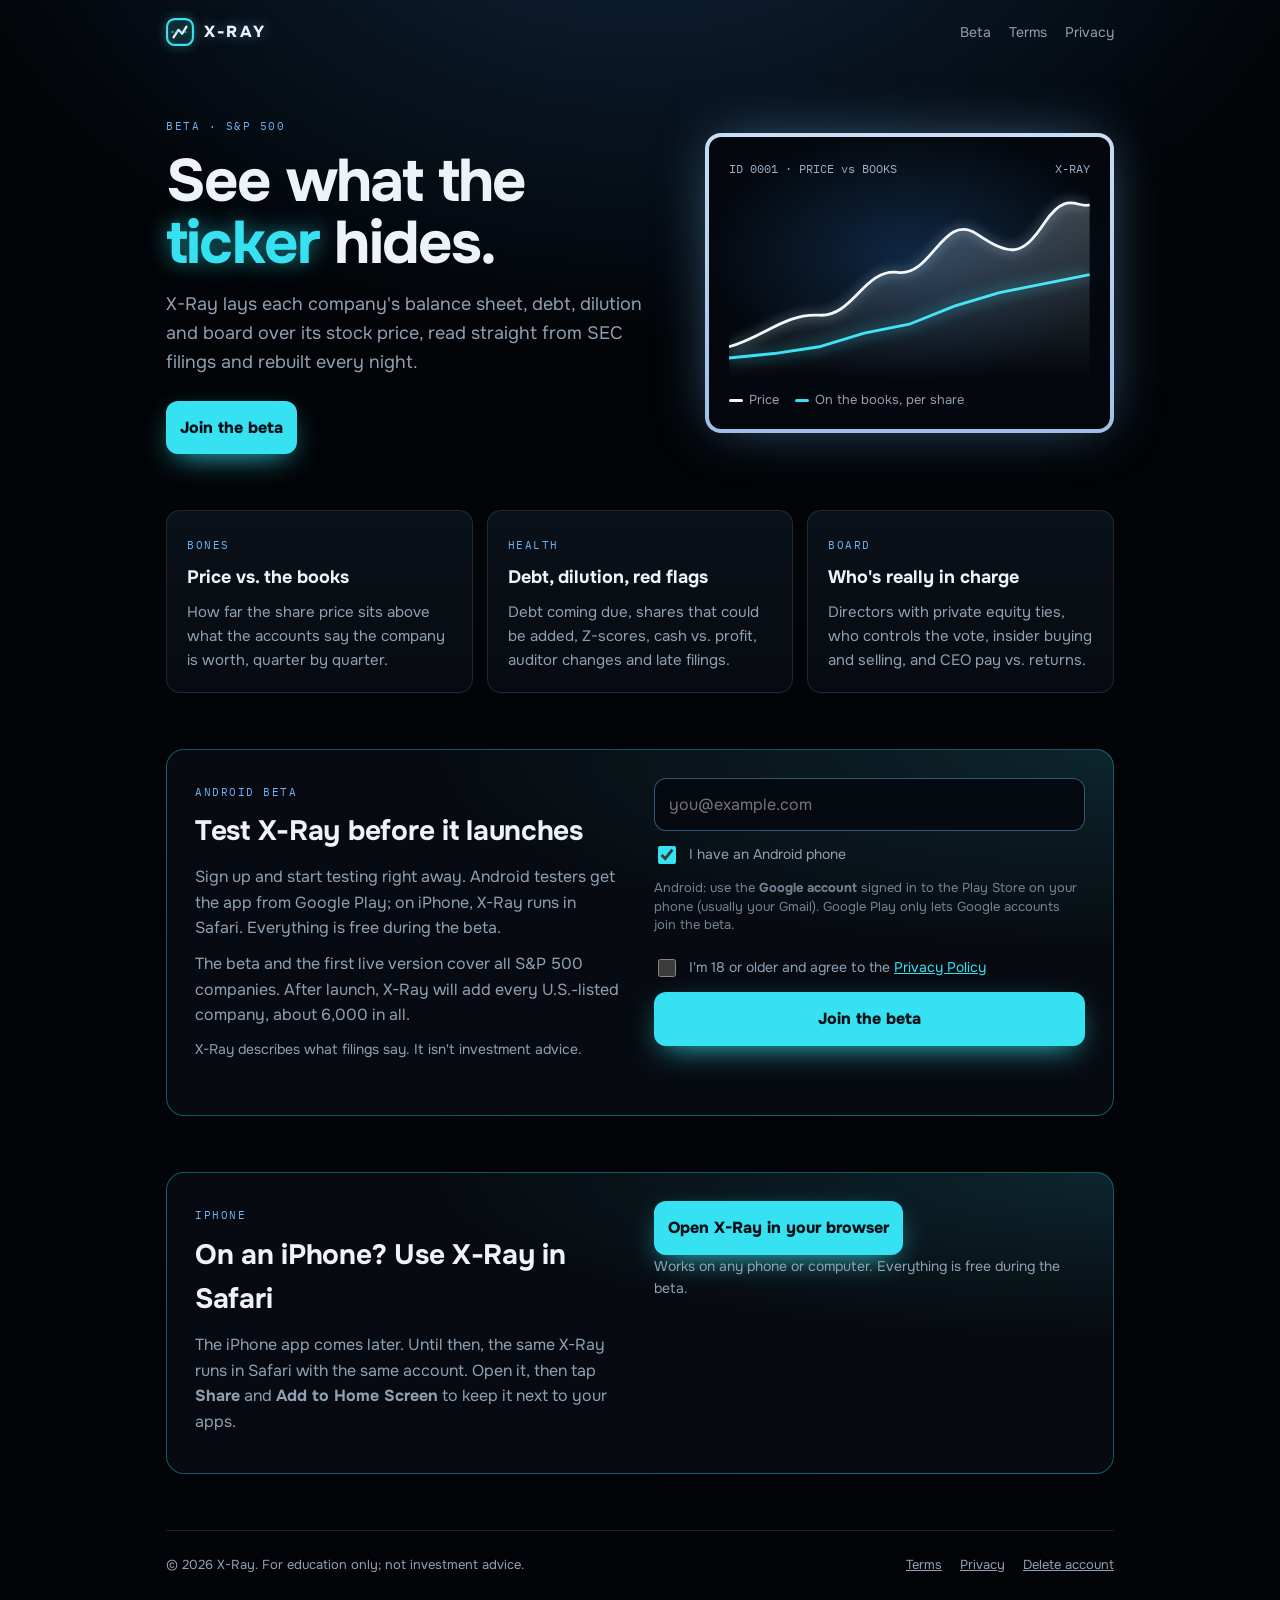
<file: index.html>
<!doctype html>
<html lang="en"><head><meta charset="utf-8"><meta name="viewport" content="width=device-width,initial-scale=1">
<title>X-Ray: see what the ticker hides</title><meta name="description" content="Balance sheets, debt, dilution and boards from SEC filings, laid over the stock price."><meta name="theme-color" content="#020407">
<link rel="icon" type="image/png" href="/icon-192.png"><link rel="apple-touch-icon" href="/icon-192.png">
<link rel="preconnect" href="https://fonts.googleapis.com"><link rel="preconnect" href="https://fonts.gstatic.com" crossorigin>
<link rel="stylesheet" href="https://fonts.googleapis.com/css2?family=Onest:wght@400;600;800&family=IBM+Plex+Mono:wght@500&display=swap">
<link rel="stylesheet" href="/styles.css"></head>
<body><div class="wrap">
<header class="top"><a class="brand" href="/"><svg width="28" height="28" viewBox="0 0 26 26" aria-hidden="true"><rect x="1" y="1" width="24" height="24" rx="7" fill="none" stroke="#36E2F2" stroke-width="2"/><path d="M7 18L11.5 11L15 14.5L19 8" fill="none" stroke="#F4F7FA" stroke-width="2" stroke-linecap="round" stroke-linejoin="round"/><path d="M5 13H21" stroke="#36E2F2" stroke-width="1.4" stroke-dasharray="2 2" opacity=".85"/></svg>X-RAY</a><nav class="links"><a href="/#beta">Beta</a><a href="/terms/">Terms</a><a href="/privacy/">Privacy</a></nav></header>
<section class="hero">
  <div>
    <span class="label">Beta · S&amp;P 500</span>
    <h1>See what the <em>ticker</em> hides.</h1>
    <p class="lead">X-Ray lays each company's balance sheet, debt, dilution and board over its stock price, read straight from SEC filings and rebuilt every night.</p>
    <a href="#beta"><button class="cta" type="button">Join the beta</button></a>
  </div>
  <div class="film" aria-hidden="true"><div>
    <div class="row"><span>ID 0001 · PRICE vs BOOKS</span><span>X-RAY</span></div>
    <svg viewBox="0 0 320 170"><defs><linearGradient id="g" x1="0" x2="0" y1="0" y2="1"><stop offset="0" stop-color="#E4F6FF" stop-opacity=".25"/><stop offset="1" stop-color="#E4F6FF" stop-opacity="0"/></linearGradient></defs>
      <path d="M0 150 L40 146 L80 140 L120 128 L160 120 L200 104 L240 92 L280 84 L320 76" fill="none" stroke="#36E2F2" stroke-width="2.5" style="filter:drop-shadow(0 0 6px rgba(54,226,242,.85))"/>
      <path d="M0 140 C30 132 50 110 80 112 S120 70 150 74 S190 20 220 40 S260 60 280 30 S310 18 320 14 L320 170 L0 170Z" fill="url(#g)"/>
      <path d="M0 140 C30 132 50 110 80 112 S120 70 150 74 S190 20 220 40 S260 60 280 30 S310 18 320 14" fill="none" stroke="#F4F7FA" stroke-width="2.5" style="filter:drop-shadow(0 0 5px rgba(200,235,255,.7))"/>
    </svg>
    <div class="legend"><span><i style="background:#F4F7FA"></i>Price</span><span><i style="background:#36E2F2"></i>On the books, per share</span></div>
  </div></div>
</section>
<section class="how">
  <div class="card"><span class="label">Bones</span><h3>Price vs. the books</h3><p>How far the share price sits above what the accounts say the company is worth, quarter by quarter.</p></div>
  <div class="card"><span class="label">Health</span><h3>Debt, dilution, red flags</h3><p>Debt coming due, shares that could be added, Z-scores, cash vs. profit, auditor changes and late filings.</p></div>
  <div class="card"><span class="label">Board</span><h3>Who's really in charge</h3><p>Directors with private equity ties, who controls the vote, insider buying and selling, and CEO pay vs. returns.</p></div>
</section>
<section class="beta" id="beta">
  <div>
    <span class="label">Android beta</span>
    <h2>Test X-Ray before it launches</h2>
    <p>Sign up and start testing right away. Android testers get the app from Google Play; on iPhone, X-Ray runs in Safari. Everything is free during the beta.</p>
    <p>The beta and the first live version cover all S&amp;P 500 companies. After launch, X-Ray will add every U.S.-listed company, about 6,000 in all.</p>
    <p style="font-size:14px">X-Ray describes what filings say. It isn't investment advice.</p>
  </div>
  <form class="join" id="join" novalidate>
    <input type="email" id="email" autocomplete="email" placeholder="you@example.com" aria-label="Email" required>
    <label class="check"><input type="checkbox" id="android" checked><span>I have an Android phone</span></label>
    <p class="hint" id="gnote">Android: use the <b>Google account</b> signed in to the Play Store on your phone (usually your Gmail). Google Play only lets Google accounts join the beta.</p>
    <label class="check"><input type="checkbox" id="adult"><span>I'm 18 or older and agree to the <a href="/privacy/">Privacy Policy</a></span></label>
    <button class="cta" type="submit">Join the beta</button>
    <p class="msg" id="msg" role="status"></p>
  </form>
  <div class="next" id="next" hidden></div>
</section>
<section class="beta" id="iphone">
  <div>
    <span class="label">iPhone</span>
    <h2>On an iPhone? Use X-Ray in Safari</h2>
    <p>The iPhone app comes later. Until then, the same X-Ray runs in Safari with the same account. Open it, then tap <b>Share</b> and <b>Add to Home Screen</b> to keep it next to your apps.</p>
  </div>
  <div class="join"><a href="/app/"><button class="cta" type="button">Open X-Ray in your browser</button></a>
    <p style="font-size:14px;margin:0">Works on any phone or computer. Everything is free during the beta.</p></div>
</section>
<script src="/config.js"></script>
<script>
  const GROUP = "https://groups.google.com/g/xray-beta-testers";
  const OPTIN = "https://play.google.com/apps/testing/com.xrayfilings.app";
  const andBox = document.getElementById("android"), gnote = document.getElementById("gnote");
  andBox.onchange = () => { gnote.hidden = !andBox.checked; };
  document.getElementById("join").onsubmit = async e => {
    e.preventDefault();
    const C = window.XRAY_CONFIG || {}, msg = document.getElementById("msg"), btn = e.target.querySelector("button");
    const email = document.getElementById("email").value.trim().toLowerCase();
    msg.className = "msg";
    if (!/^[^\s@]+@[^\s@]+\.[^\s@]+$/.test(email)) { msg.className = "msg err"; msg.textContent = "That email doesn't look right."; return; }
    if (!document.getElementById("adult").checked) { msg.className = "msg err"; msg.textContent = "The beta is for adults 18 and older. Check the box to continue."; return; }
    if (andBox.checked && !/@(gmail|googlemail)\.com$/.test(email) && !e.target.dataset.ok) {
      e.target.dataset.ok = 1; msg.className = "msg err";
      msg.textContent = "Is this the Google account on your Play Store? Google Play needs a Google account to join. Change it, or tap Join again if it is.";
      return;
    }
    btn.disabled = true; msg.textContent = "Adding you…";
    try {
      const r = await fetch(`${C.supabaseUrl}/rest/v1/beta_signups`, { method: "POST",
        headers: { apikey: C.supabaseKey, "Content-Type": "application/json", Prefer: "return=minimal" },
        body: JSON.stringify({ email, android: document.getElementById("android").checked, source: "x-ray.live" }) });
      if (r.ok || r.status === 409) {
        const android = document.getElementById("android").checked, next = document.getElementById("next");
        msg.className = "msg ok"; msg.textContent = "You're in. Here's how to start:";
        next.innerHTML = `<p class="msg ok" style="margin-bottom:14px">You're in. Here's how to start:</p>` + (android
          ? `<ol>
               <li><b>Join the tester group</b> with the Google account on your Android phone.<br><a class="btn" href="${GROUP}" target="_blank" rel="noopener">Join the group</a></li>
               <li><b>Become a tester</b>, then install X-Ray from the Play Store. If it says the app isn't available yet, wait a few minutes after joining and try again.<br><a class="btn" href="${OPTIN}" target="_blank" rel="noopener">Get the Android beta</a></li>
             </ol>
             <p class="small">Use the same Google account for both steps. It's the one signed in to the Play Store on your phone.</p>`
          : `<ol>
               <li><b>Open X-Ray in Safari</b> (or any browser).<br><a class="btn" href="/app/">Open X-Ray</a></li>
               <li>On iPhone, tap <b>Share</b> then <b>Add to Home Screen</b> to keep it next to your apps.</li>
             </ol>`);
        next.hidden = false; e.target.hidden = true;
      }
      else throw new Error(r.status);
    } catch (x) { msg.className = "msg err"; msg.textContent = "Something went wrong. Please try again in a minute."; }
    btn.disabled = false;
  };
</script>

<footer class="bottom"><span>© 2026 X-Ray. For education only; not investment advice.</span><nav><a href="/terms/">Terms</a><a href="/privacy/">Privacy</a><a href="/delete/">Delete account</a></nav></footer>
</div></body></html>
</file>
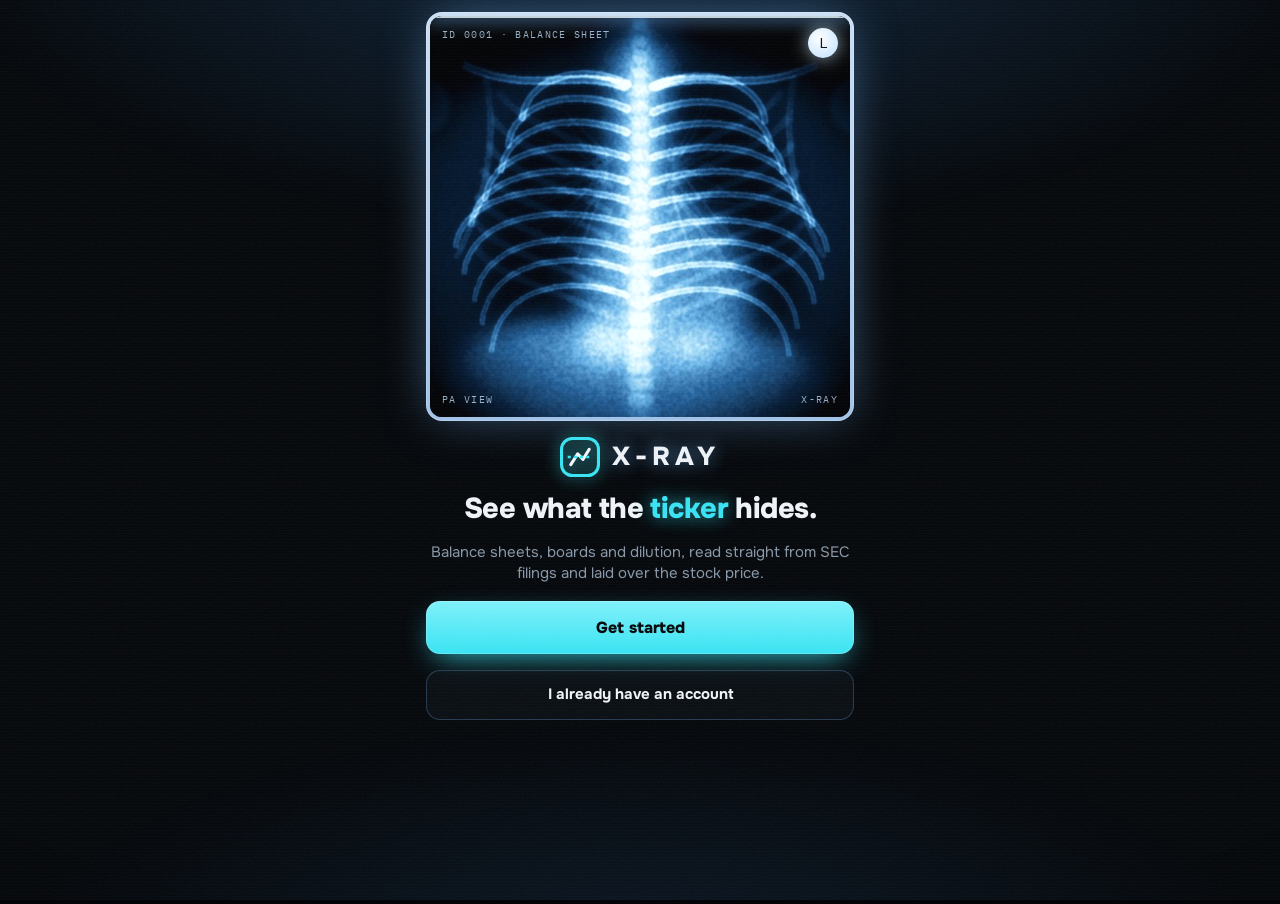
<file: app/index.html>
<!doctype html>
<html lang="en">
<head>
<meta charset="utf-8">
<meta name="viewport" content="width=device-width,initial-scale=1,viewport-fit=cover">
<meta name="theme-color" content="#020407">
<link rel="manifest" href="manifest.webmanifest">
<link rel="icon" type="image/png" href="icon-192.png">
<link rel="apple-touch-icon" href="icon-192.png">
<meta name="apple-mobile-web-app-capable" content="yes">
<meta name="mobile-web-app-capable" content="yes">
<meta name="apple-mobile-web-app-title" content="X-Ray">
<meta name="apple-mobile-web-app-status-bar-style" content="black">
<title>X-Ray</title>
<link rel="preconnect" href="https://fonts.googleapis.com">
<link rel="stylesheet" href="https://fonts.googleapis.com/css2?family=Onest:wght@400;500;600;700;800&family=IBM+Plex+Mono:wght@500&display=swap">
<link rel="stylesheet" href="styles.css">
</head>
<body>
<div class="app" id="app"></div>
<div id="sheet"></div>
<nav class="nav" aria-label="Main"><div>
  <button data-nav="search" id="nav-search"><svg width="22" height="22" viewBox="0 0 22 22" aria-hidden="true"><rect x="2" y="2" width="18" height="18" rx="5" fill="none" stroke="currentColor" stroke-width="1.8"/><path d="M5 11H17" stroke="currentColor" stroke-width="1.6" stroke-dasharray="2 2"/></svg>X-Ray</button>
  <button data-nav="compare" id="nav-compare"><svg width="22" height="22" viewBox="0 0 22 22" aria-hidden="true"><rect x="2" y="9" width="4" height="10" rx="1.5" fill="currentColor"/><rect x="9" y="4" width="4" height="15" rx="1.5" fill="currentColor"/><rect x="16" y="12" width="4" height="7" rx="1.5" fill="currentColor"/></svg>Compare</button>
  <button data-nav="learn" id="nav-learn"><svg width="22" height="22" viewBox="0 0 22 22" aria-hidden="true"><path d="M3 4.5C5.5 3.5 8.5 3.5 11 5c2.5-1.5 5.5-1.5 8-.5V18c-2.5-1-5.5-1-8 .5-2.5-1.5-5.5-1.5-8-.5Z" fill="none" stroke="currentColor" stroke-width="1.7" stroke-linejoin="round"/><path d="M11 5v13.5" stroke="currentColor" stroke-width="1.6"/></svg>Learn</button>
</div></nav>
<script src="config.js"></script>
<script src="beta.js"></script>
<script src="cpi.js"></script>
<script src="app.js"></script>
<script src="glossary.js"></script>
<script src="auth.js"></script>
<script src="live.js"></script>
</body>
</html>
</file>
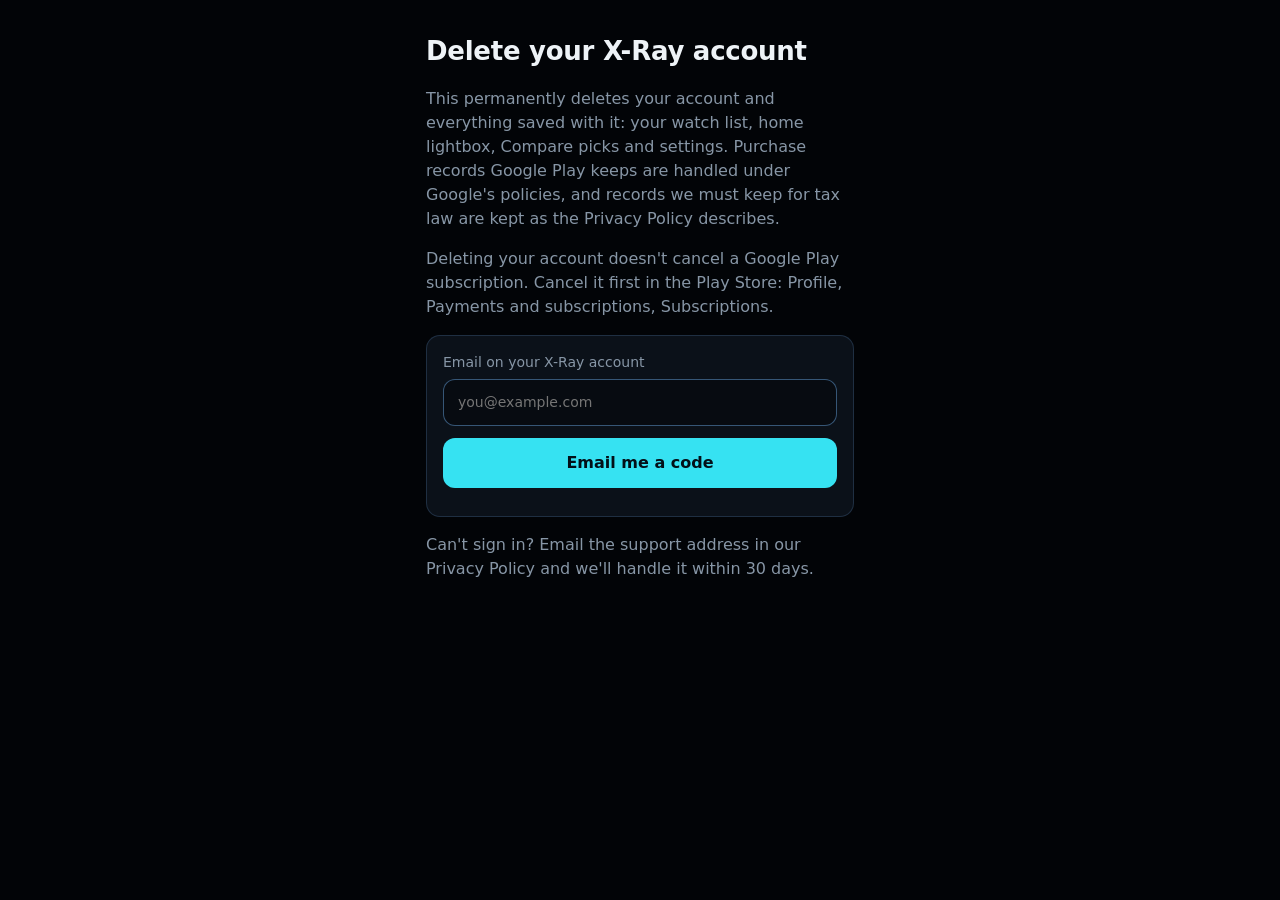
<file: delete/index.html>
<!doctype html>
<html lang="en">
<head>
<meta charset="utf-8">
<meta name="viewport" content="width=device-width,initial-scale=1">
<title>Delete your X-Ray account</title>
<style>
  :root { color-scheme: dark; --bg: #020407; --panel: #0B1119; --ink: #EEF3F7; --muted: #8796A6; --cyan: #36E2F2; --red: #FF5D5D; }
  * { box-sizing: border-box; }
  body { margin: 0; background: var(--bg); color: var(--ink); font: 16px/1.5 system-ui, -apple-system, "Segoe UI", sans-serif; }
  main { max-width: 460px; margin: 0 auto; padding: 32px 16px 64px; display: flex; flex-direction: column; gap: 16px; }
  h1 { font-size: 26px; margin: 0; letter-spacing: -.01em; }
  p { margin: 0; color: var(--muted); }
  .card { background: var(--panel); border: 1px solid rgba(120,185,250,.18); border-radius: 14px; padding: 16px; display: flex; flex-direction: column; gap: 12px; }
  label { display: flex; flex-direction: column; gap: 6px; font-size: 14px; color: var(--muted); }
  input { font: inherit; color: var(--ink); background: #070B11; border: 1.5px solid rgba(111,178,242,.45); border-radius: 12px; padding: 12px 14px; }
  button { font: inherit; font-weight: 700; border: none; border-radius: 12px; padding: 13px; cursor: pointer; background: var(--cyan); color: #031018; }
  button.danger { background: var(--red); color: #fff; }
  button:disabled { opacity: .6; cursor: default; }
  .err { color: #FF8A8A; } .ok { color: #2BD67B; }
  [hidden] { display: none !important; }
</style>
</head>
<body>
<main>
  <h1>Delete your X-Ray account</h1>
  <p>This permanently deletes your account and everything saved with it: your watch list, home lightbox, Compare picks and settings. Purchase records Google Play keeps are handled under Google's policies, and records we must keep for tax law are kept as the Privacy Policy describes.</p>
  <p>Deleting your account doesn't cancel a Google Play subscription. Cancel it first in the Play Store: Profile, Payments and subscriptions, Subscriptions.</p>

  <form class="card" id="s1">
    <label>Email on your X-Ray account<input id="email" type="email" autocomplete="email" required placeholder="you@example.com"></label>
    <button type="submit">Email me a code</button>
    <p class="err" id="e1" role="alert"></p>
  </form>

  <form class="card" id="s2" hidden>
    <label>6-digit code from the email<input id="code" inputmode="numeric" autocomplete="one-time-code" maxlength="6" required></label>
    <button type="submit" class="danger">Delete my account permanently</button>
    <p class="err" id="e2" role="alert"></p>
  </form>

  <div class="card" id="done" hidden><p class="ok"><b>Your account was deleted.</b> You can close this page.</p></div>
  <p>Can't sign in? Email the support address in our Privacy Policy and we'll handle it within 30 days.</p>
</main>
<script src="/config.js"></script>
<script>
  const C = window.XRAY_CONFIG || {}, U = (C.supabaseUrl || "").replace(/\/$/, ""), K = C.supabaseKey || "";
  const post = async (path, body, token) => {
    const r = await fetch(U + path, { method: "POST", headers: { apikey: K, "Content-Type": "application/json", ...(token ? { Authorization: "Bearer " + token } : {}) }, body: JSON.stringify(body || {}) });
    const t = await r.text(); let d = null; try { d = t ? JSON.parse(t) : null; } catch {}
    if (!r.ok) throw new Error((d && (d.msg || d.message || d.error_description)) || "Something went wrong (" + r.status + ").");
    return d;
  };
  let email = "";
  document.getElementById("s1").onsubmit = async e => {
    e.preventDefault(); const b = e.target.querySelector("button"), err = document.getElementById("e1");
    email = document.getElementById("email").value.trim(); err.textContent = ""; b.disabled = true;
    try { await post("/auth/v1/otp", { email, create_user: false }); e.target.hidden = true; document.getElementById("s2").hidden = false; }
    catch (x) { err.textContent = /not found|signups not allowed/i.test(x.message) ? "No X-Ray account uses that email." : x.message; }
    b.disabled = false;
  };
  document.getElementById("s2").onsubmit = async e => {
    e.preventDefault(); const b = e.target.querySelector("button"), err = document.getElementById("e2"); err.textContent = ""; b.disabled = true;
    try {
      const s = await post("/auth/v1/verify", { type: "email", email, token: document.getElementById("code").value.trim() });
      await post("/rest/v1/rpc/delete_my_account", {}, s.access_token);
      e.target.hidden = true; document.getElementById("done").hidden = false;
    } catch (x) { err.textContent = /expired|invalid/i.test(x.message) ? "That code doesn't match or has expired." : x.message; }
    b.disabled = false;
  };
</script>
</body>
</html>
</file>
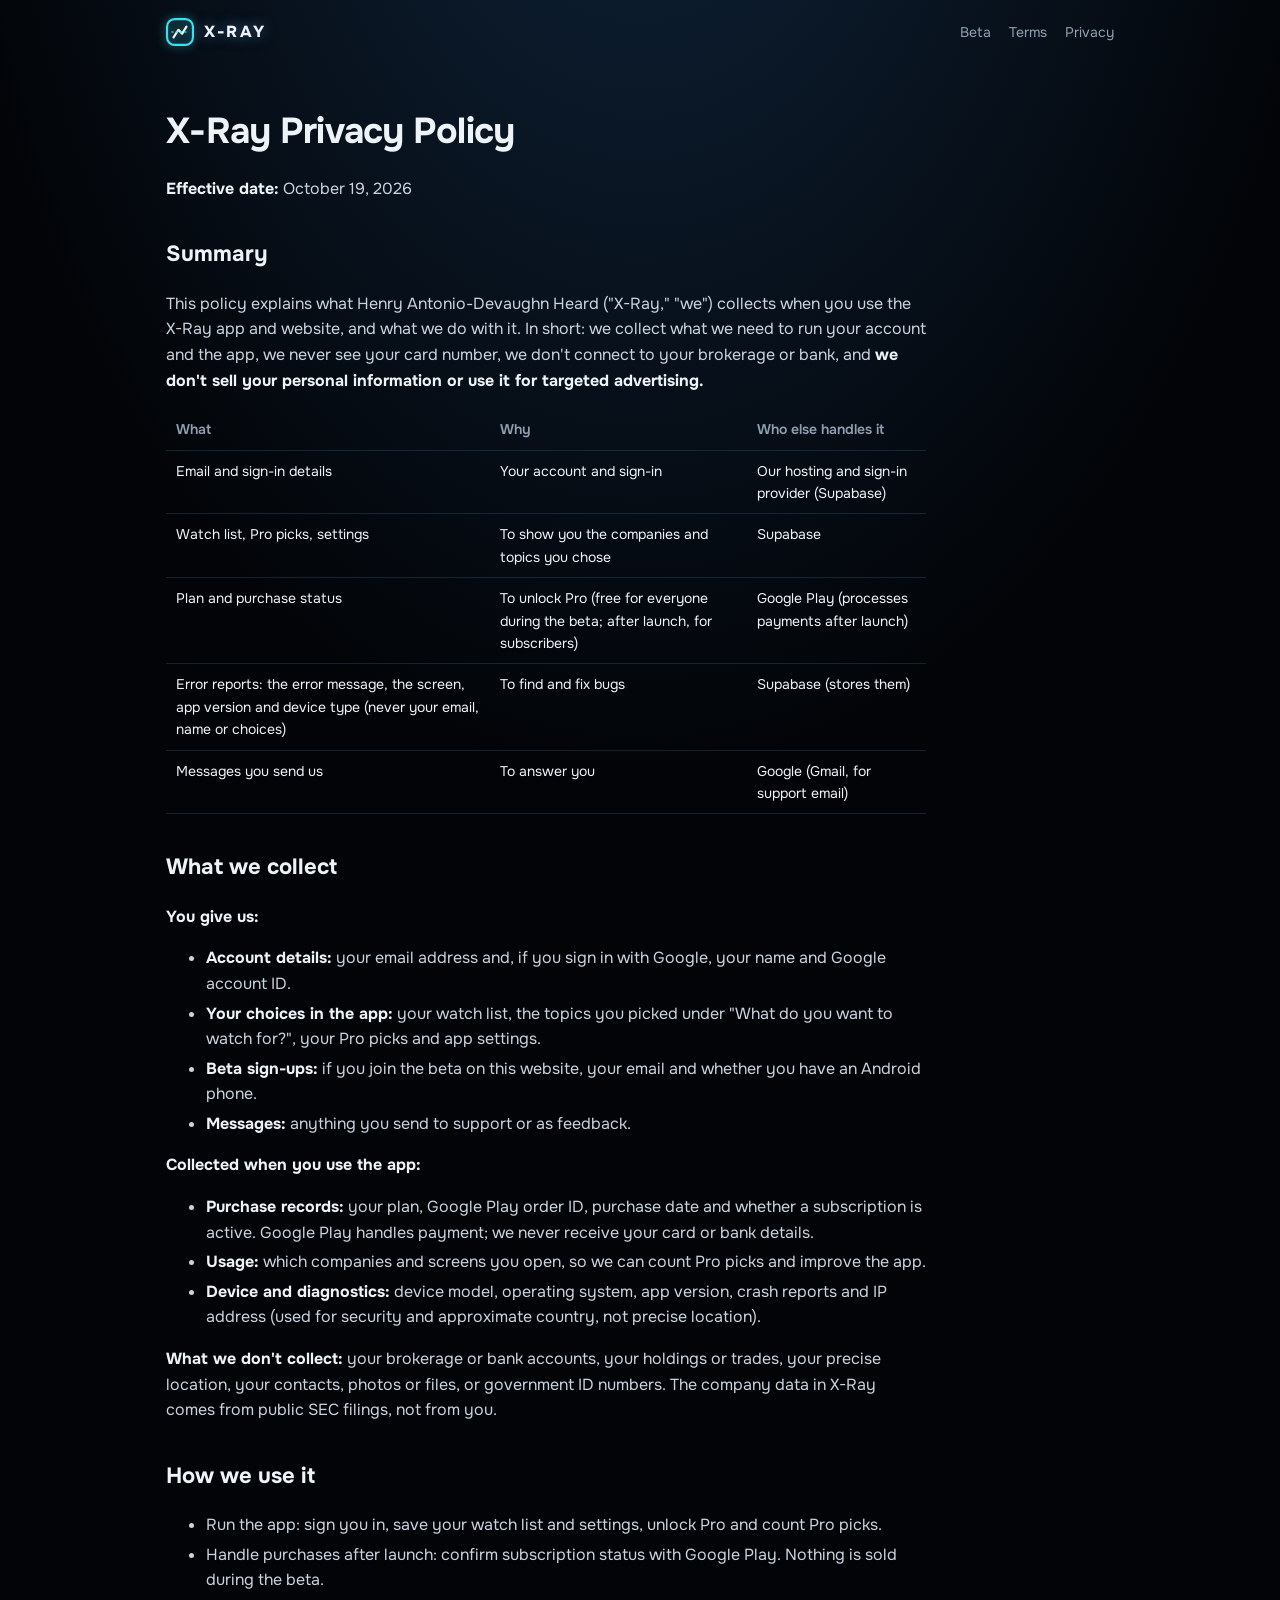
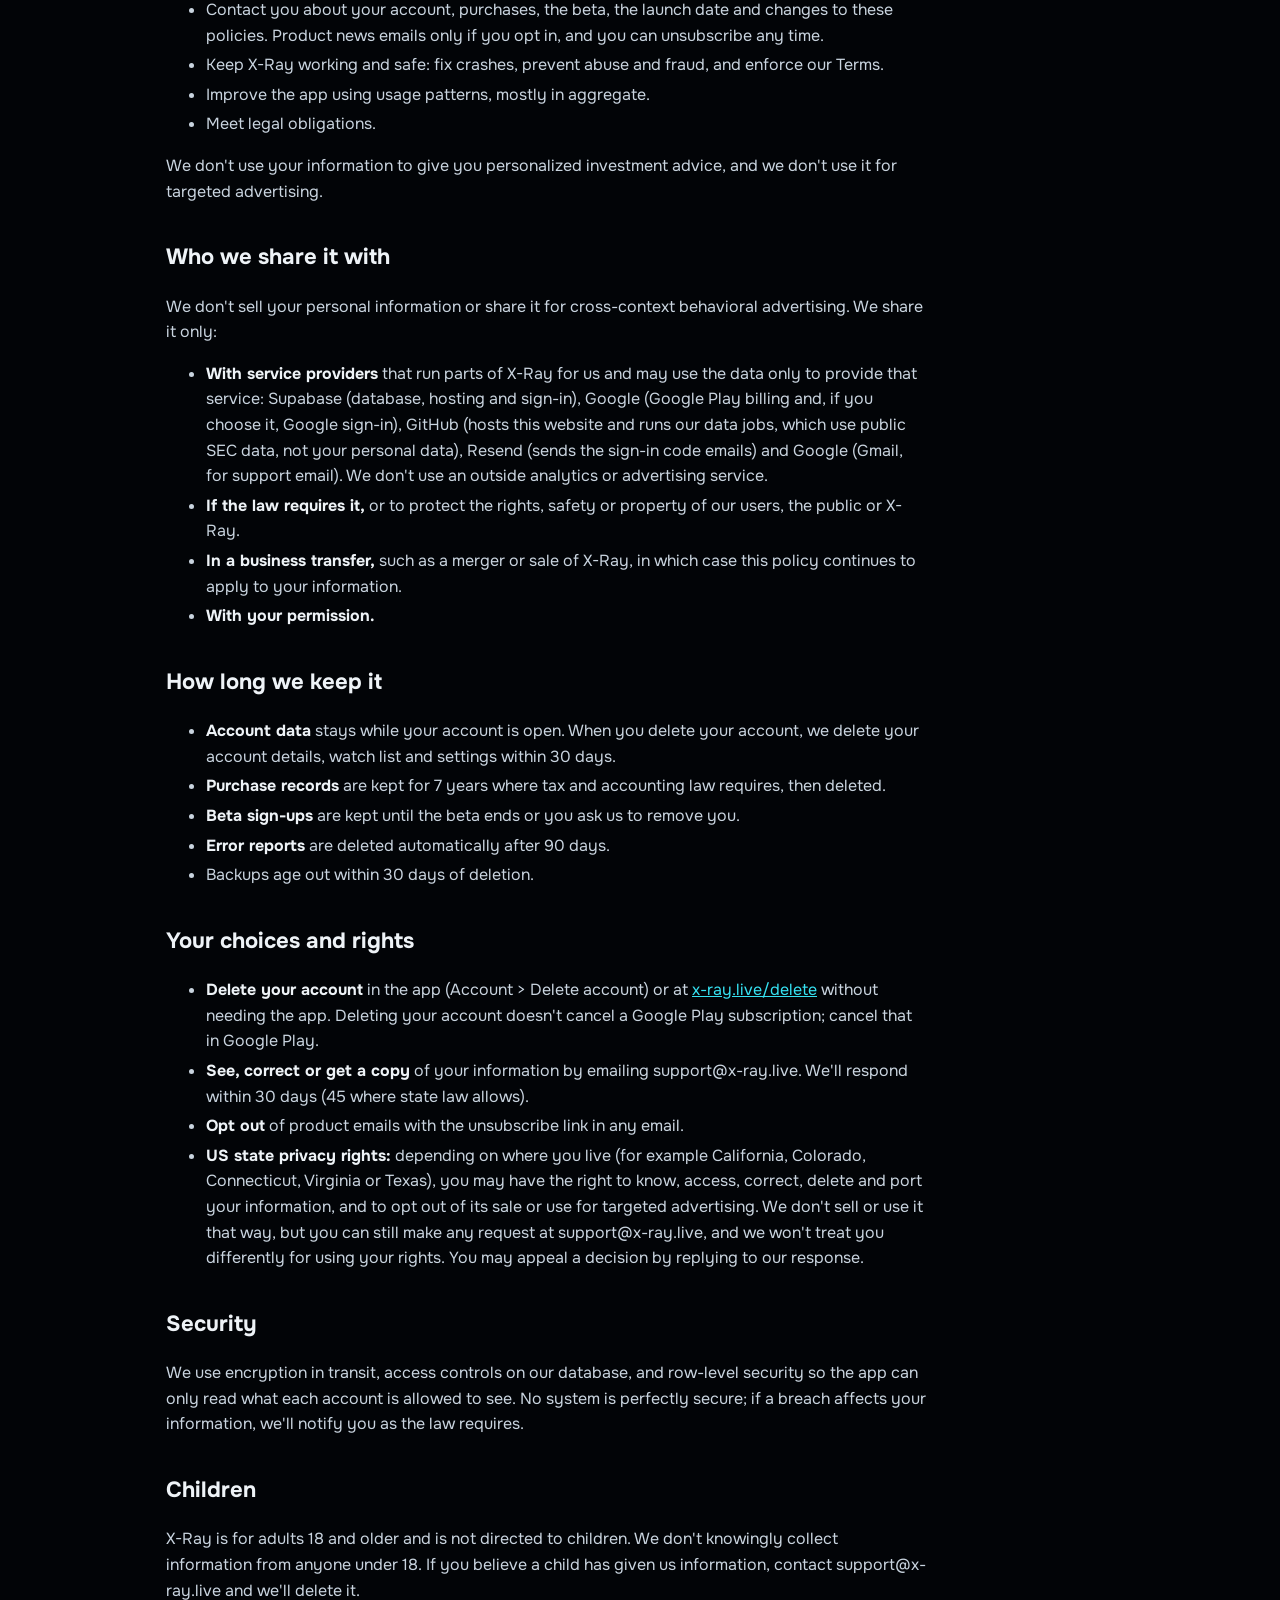
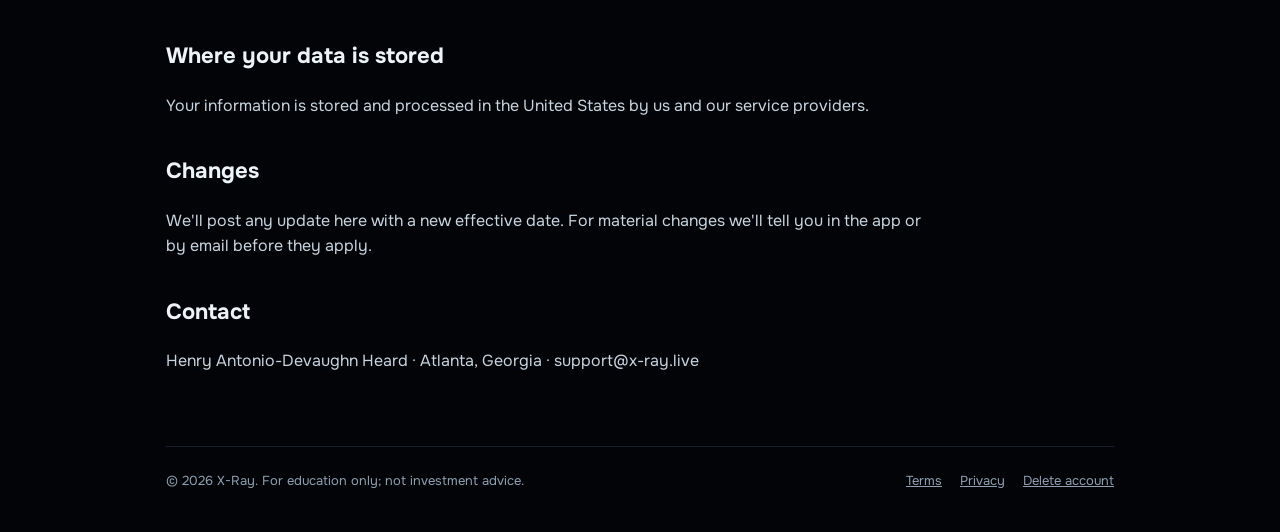
<file: privacy/index.html>
<!doctype html>
<html lang="en"><head><meta charset="utf-8"><meta name="viewport" content="width=device-width,initial-scale=1">
<title>Privacy Policy · X-Ray</title><meta name="description" content="X-Ray Privacy Policy"><meta name="theme-color" content="#020407">
<link rel="icon" type="image/png" href="/icon-192.png"><link rel="apple-touch-icon" href="/icon-192.png">
<link rel="preconnect" href="https://fonts.googleapis.com"><link rel="preconnect" href="https://fonts.gstatic.com" crossorigin>
<link rel="stylesheet" href="https://fonts.googleapis.com/css2?family=Onest:wght@400;600;800&family=IBM+Plex+Mono:wght@500&display=swap">
<link rel="stylesheet" href="/styles.css"></head>
<body><div class="wrap">
<header class="top"><a class="brand" href="/"><svg width="28" height="28" viewBox="0 0 26 26" aria-hidden="true"><rect x="1" y="1" width="24" height="24" rx="7" fill="none" stroke="#36E2F2" stroke-width="2"/><path d="M7 18L11.5 11L15 14.5L19 8" fill="none" stroke="#F4F7FA" stroke-width="2" stroke-linecap="round" stroke-linejoin="round"/><path d="M5 13H21" stroke="#36E2F2" stroke-width="1.4" stroke-dasharray="2 2" opacity=".85"/></svg>X-RAY</a><nav class="links"><a href="/#beta">Beta</a><a href="/terms/">Terms</a><a href="/privacy/">Privacy</a></nav></header>
<main class="doc"><h1>X-Ray Privacy Policy</h1>
<p><strong>Effective date:</strong> October 19, 2026</p>
<h2>Summary</h2>
<p>This policy explains what Henry Antonio-Devaughn Heard ("X-Ray," "we") collects when you use the X-Ray app and website, and what we do with it. In short: we collect what we need to run your account and the app, we never see your card number, we don't connect to your brokerage or bank, and <strong>we don't sell your personal information or use it for targeted advertising.</strong></p>
<table>
<thead>
<tr>
<th>What</th>
<th>Why</th>
<th>Who else handles it</th>
</tr>
</thead>
<tbody>
<tr>
<td>Email and sign-in details</td>
<td>Your account and sign-in</td>
<td>Our hosting and sign-in provider (Supabase)</td>
</tr>
<tr>
<td>Watch list, Pro picks, settings</td>
<td>To show you the companies and topics you chose</td>
<td>Supabase</td>
</tr>
<tr>
<td>Plan and purchase status</td>
<td>To unlock Pro (free for everyone during the beta; after launch, for subscribers)</td>
<td>Google Play (processes payments after launch)</td>
</tr>
<tr>
<td>Error reports: the error message, the screen, app version and device type (never your email, name or choices)</td>
<td>To find and fix bugs</td>
<td>Supabase (stores them)</td>
</tr>
<tr>
<td>Messages you send us</td>
<td>To answer you</td>
<td>Google (Gmail, for support email)</td>
</tr>
</tbody>
</table>
<h2>What we collect</h2>
<p><strong>You give us:</strong></p>
<ul>
<li><strong>Account details:</strong> your email address and, if you sign in with Google, your name and Google account ID.</li>
<li><strong>Your choices in the app:</strong> your watch list, the topics you picked under "What do you want to watch for?", your Pro picks and app settings.</li>
<li><strong>Beta sign-ups:</strong> if you join the beta on this website, your email and whether you have an Android phone.</li>
<li><strong>Messages:</strong> anything you send to support or as feedback.</li>
</ul>
<p><strong>Collected when you use the app:</strong></p>
<ul>
<li><strong>Purchase records:</strong> your plan, Google Play order ID, purchase date and whether a subscription is active. Google Play handles payment; we never receive your card or bank details.</li>
<li><strong>Usage:</strong> which companies and screens you open, so we can count Pro picks and improve the app.</li>
<li><strong>Device and diagnostics:</strong> device model, operating system, app version, crash reports and IP address (used for security and approximate country, not precise location).</li>
</ul>
<p><strong>What we don't collect:</strong> your brokerage or bank accounts, your holdings or trades, your precise location, your contacts, photos or files, or government ID numbers. The company data in X-Ray comes from public SEC filings, not from you.</p>
<h2>How we use it</h2>
<ul>
<li>Run the app: sign you in, save your watch list and settings, unlock Pro and count Pro picks.</li>
<li>Handle purchases after launch: confirm subscription status with Google Play. Nothing is sold during the beta.</li>
<li>Contact you about your account, purchases, the beta, the launch date and changes to these policies. Product news emails only if you opt in, and you can unsubscribe any time.</li>
<li>Keep X-Ray working and safe: fix crashes, prevent abuse and fraud, and enforce our Terms.</li>
<li>Improve the app using usage patterns, mostly in aggregate.</li>
<li>Meet legal obligations.</li>
</ul>
<p>We don't use your information to give you personalized investment advice, and we don't use it for targeted advertising.</p>
<h2>Who we share it with</h2>
<p>We don't sell your personal information or share it for cross-context behavioral advertising. We share it only:</p>
<ul>
<li><strong>With service providers</strong> that run parts of X-Ray for us and may use the data only to provide that service: Supabase (database, hosting and sign-in), Google (Google Play billing and, if you choose it, Google sign-in), GitHub (hosts this website and runs our data jobs, which use public SEC data, not your personal data), Resend (sends the sign-in code emails) and Google (Gmail, for support email). We don't use an outside analytics or advertising service.</li>
<li><strong>If the law requires it,</strong> or to protect the rights, safety or property of our users, the public or X-Ray.</li>
<li><strong>In a business transfer,</strong> such as a merger or sale of X-Ray, in which case this policy continues to apply to your information.</li>
<li><strong>With your permission.</strong></li>
</ul>
<h2>How long we keep it</h2>
<ul>
<li><strong>Account data</strong> stays while your account is open. When you delete your account, we delete your account details, watch list and settings within 30 days.</li>
<li><strong>Purchase records</strong> are kept for 7 years where tax and accounting law requires, then deleted.</li>
<li><strong>Beta sign-ups</strong> are kept until the beta ends or you ask us to remove you.</li>
<li><strong>Error reports</strong> are deleted automatically after 90 days.</li>
<li>Backups age out within 30 days of deletion.</li>
</ul>
<h2>Your choices and rights</h2>
<ul>
<li><strong>Delete your account</strong> in the app (Account &gt; Delete account) or at <a href="/delete/">x-ray.live/delete</a> without needing the app. Deleting your account doesn't cancel a Google Play subscription; cancel that in Google Play.</li>
<li><strong>See, correct or get a copy</strong> of your information by emailing support@x-ray.live. We'll respond within 30 days (45 where state law allows).</li>
<li><strong>Opt out</strong> of product emails with the unsubscribe link in any email.</li>
<li><strong>US state privacy rights:</strong> depending on where you live (for example California, Colorado, Connecticut, Virginia or Texas), you may have the right to know, access, correct, delete and port your information, and to opt out of its sale or use for targeted advertising. We don't sell or use it that way, but you can still make any request at support@x-ray.live, and we won't treat you differently for using your rights. You may appeal a decision by replying to our response.</li>
</ul>
<h2>Security</h2>
<p>We use encryption in transit, access controls on our database, and row-level security so the app can only read what each account is allowed to see. No system is perfectly secure; if a breach affects your information, we'll notify you as the law requires.</p>
<h2>Children</h2>
<p>X-Ray is for adults 18 and older and is not directed to children. We don't knowingly collect information from anyone under 18. If you believe a child has given us information, contact support@x-ray.live and we'll delete it.</p>
<h2>Where your data is stored</h2>
<p>Your information is stored and processed in the United States by us and our service providers.</p>
<h2>Changes</h2>
<p>We'll post any update here with a new effective date. For material changes we'll tell you in the app or by email before they apply.</p>
<h2>Contact</h2>
<p>Henry Antonio-Devaughn Heard · Atlanta, Georgia · support@x-ray.live</p></main>
<footer class="bottom"><span>© 2026 X-Ray. For education only; not investment advice.</span><nav><a href="/terms/">Terms</a><a href="/privacy/">Privacy</a><a href="/delete/">Delete account</a></nav></footer>
</div></body></html>
</file>
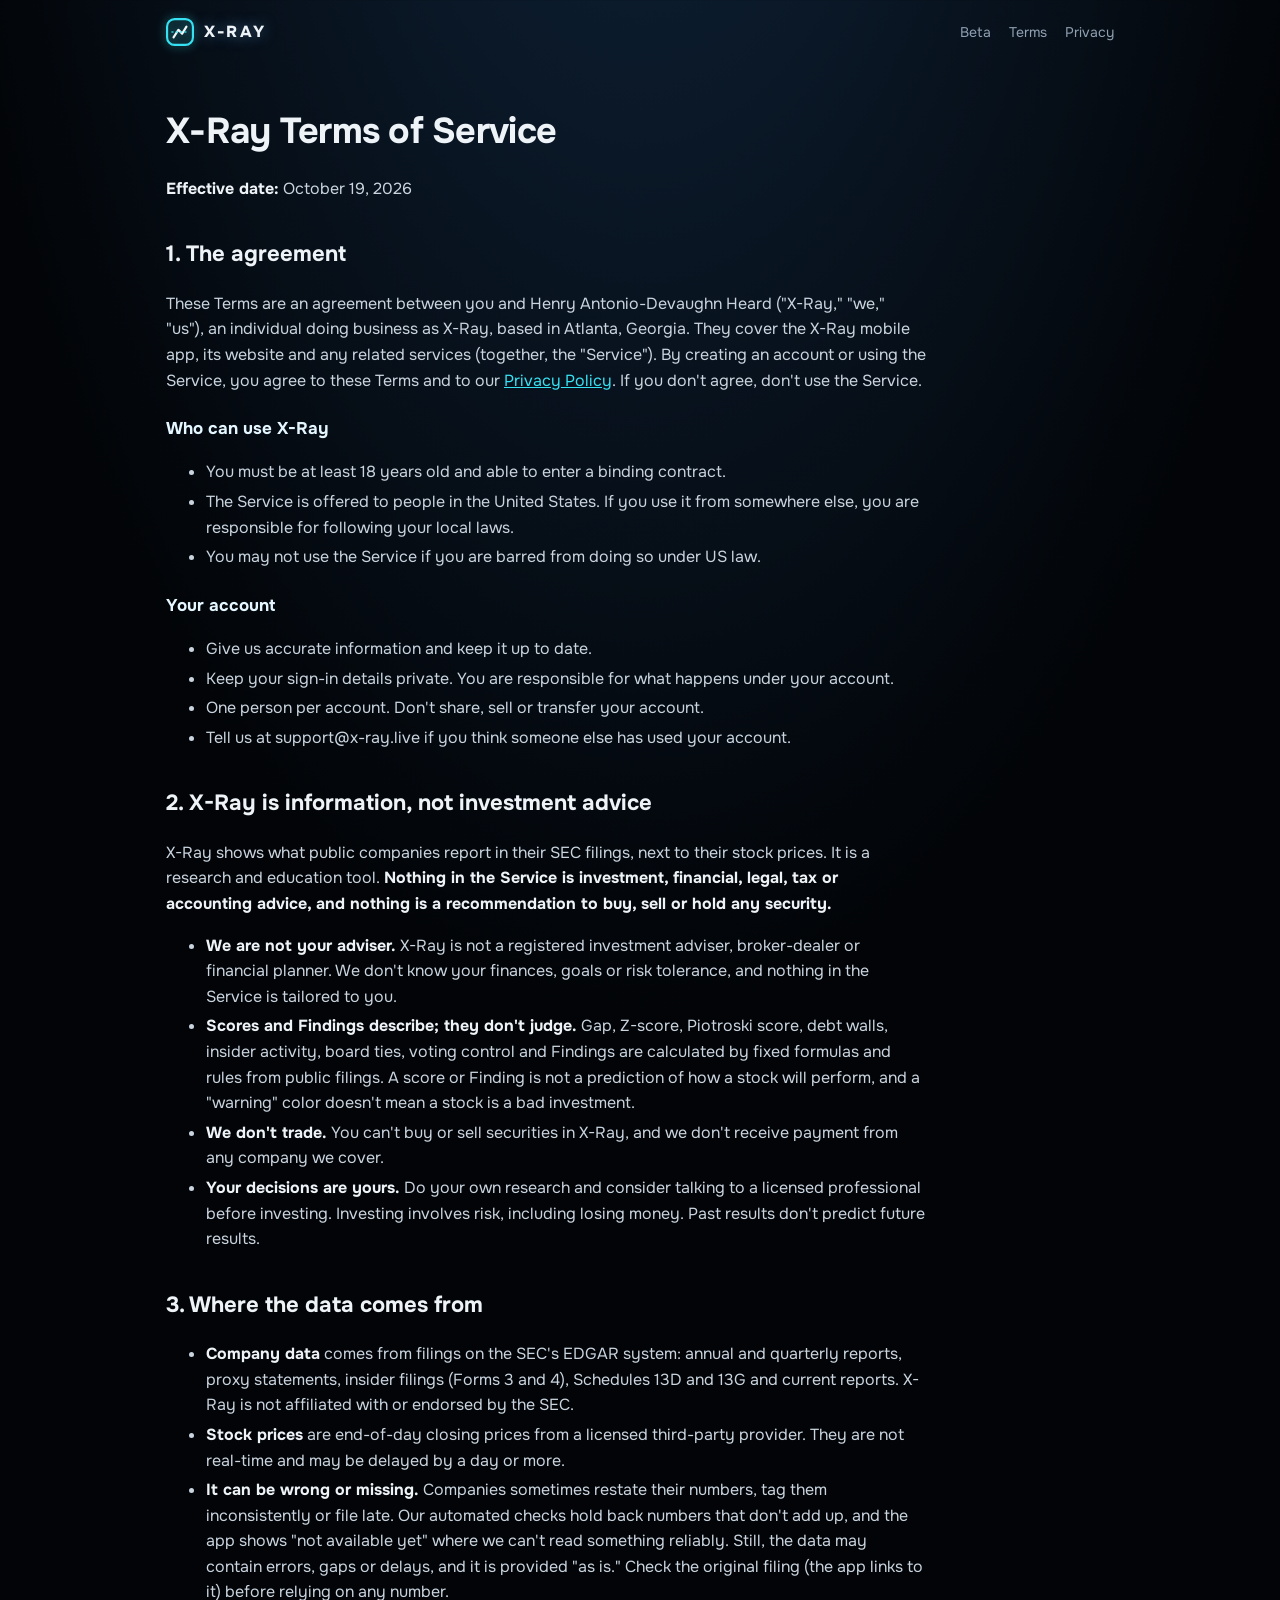
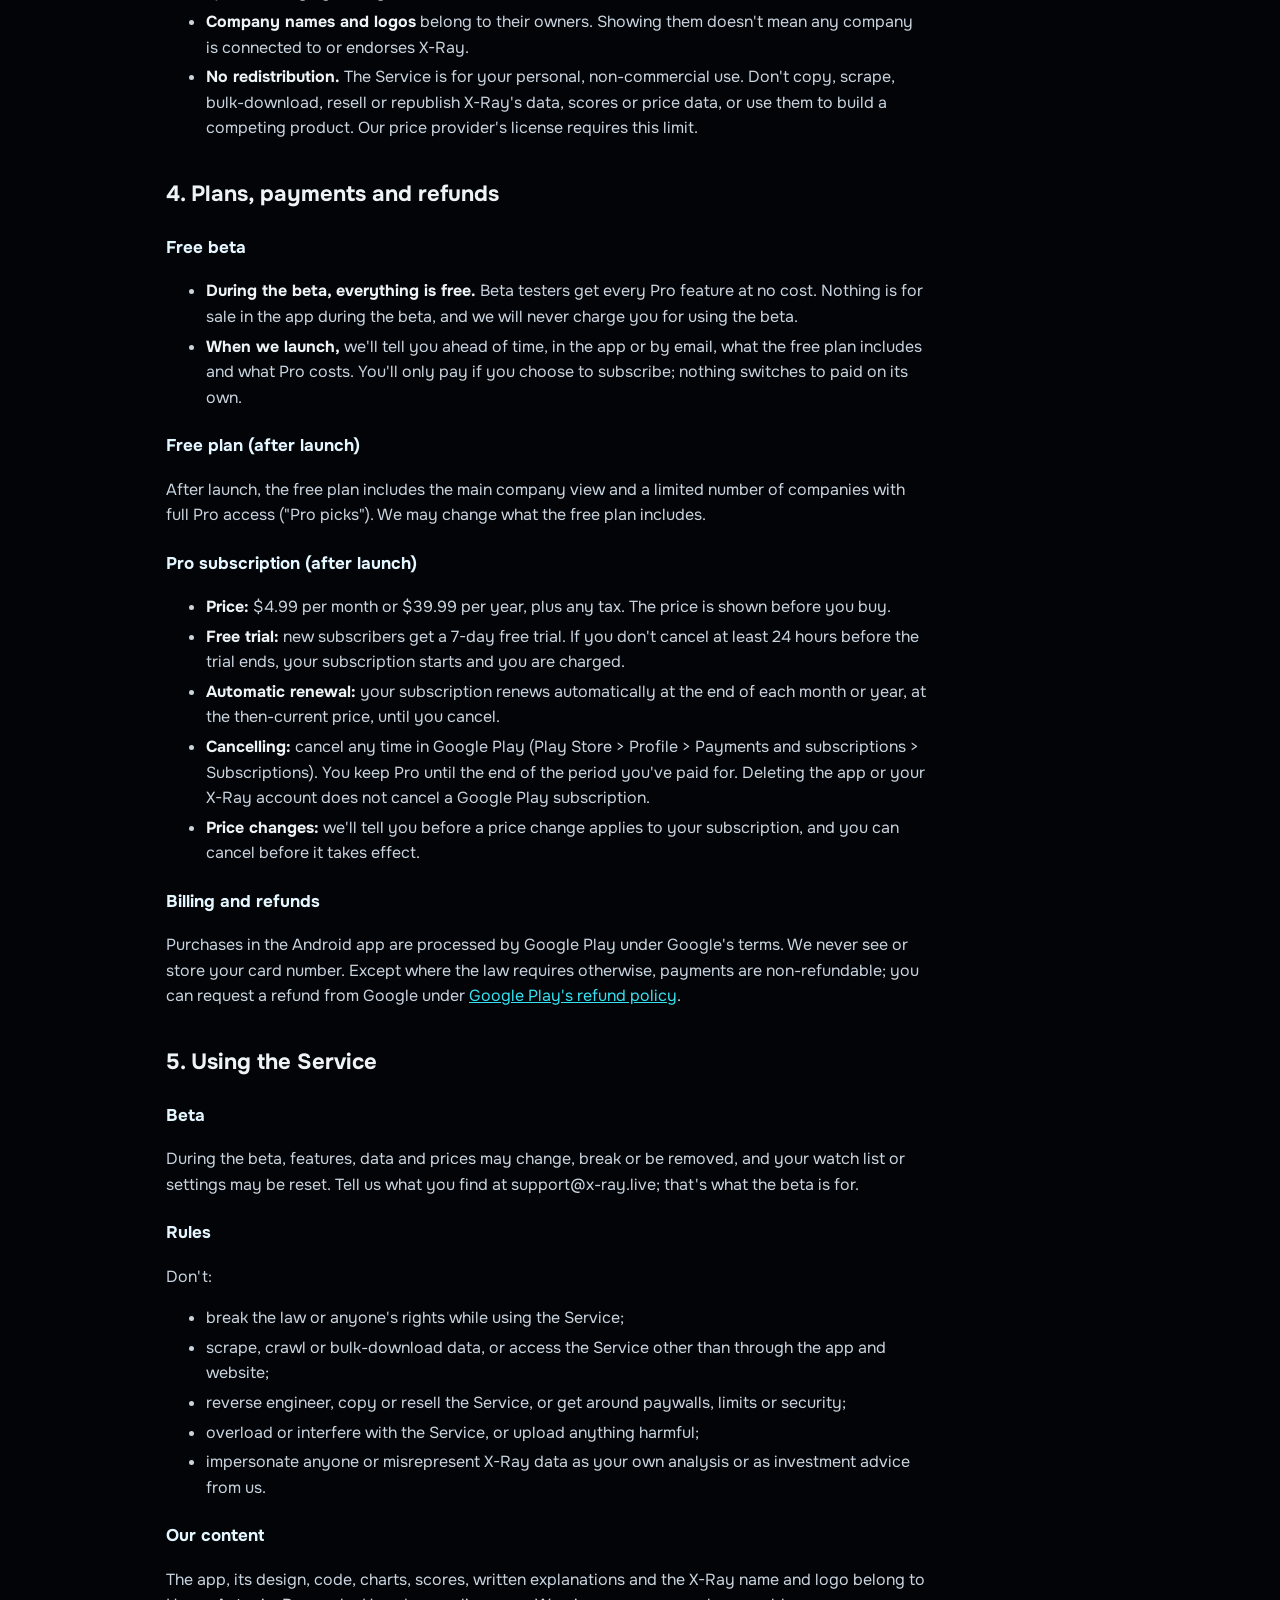
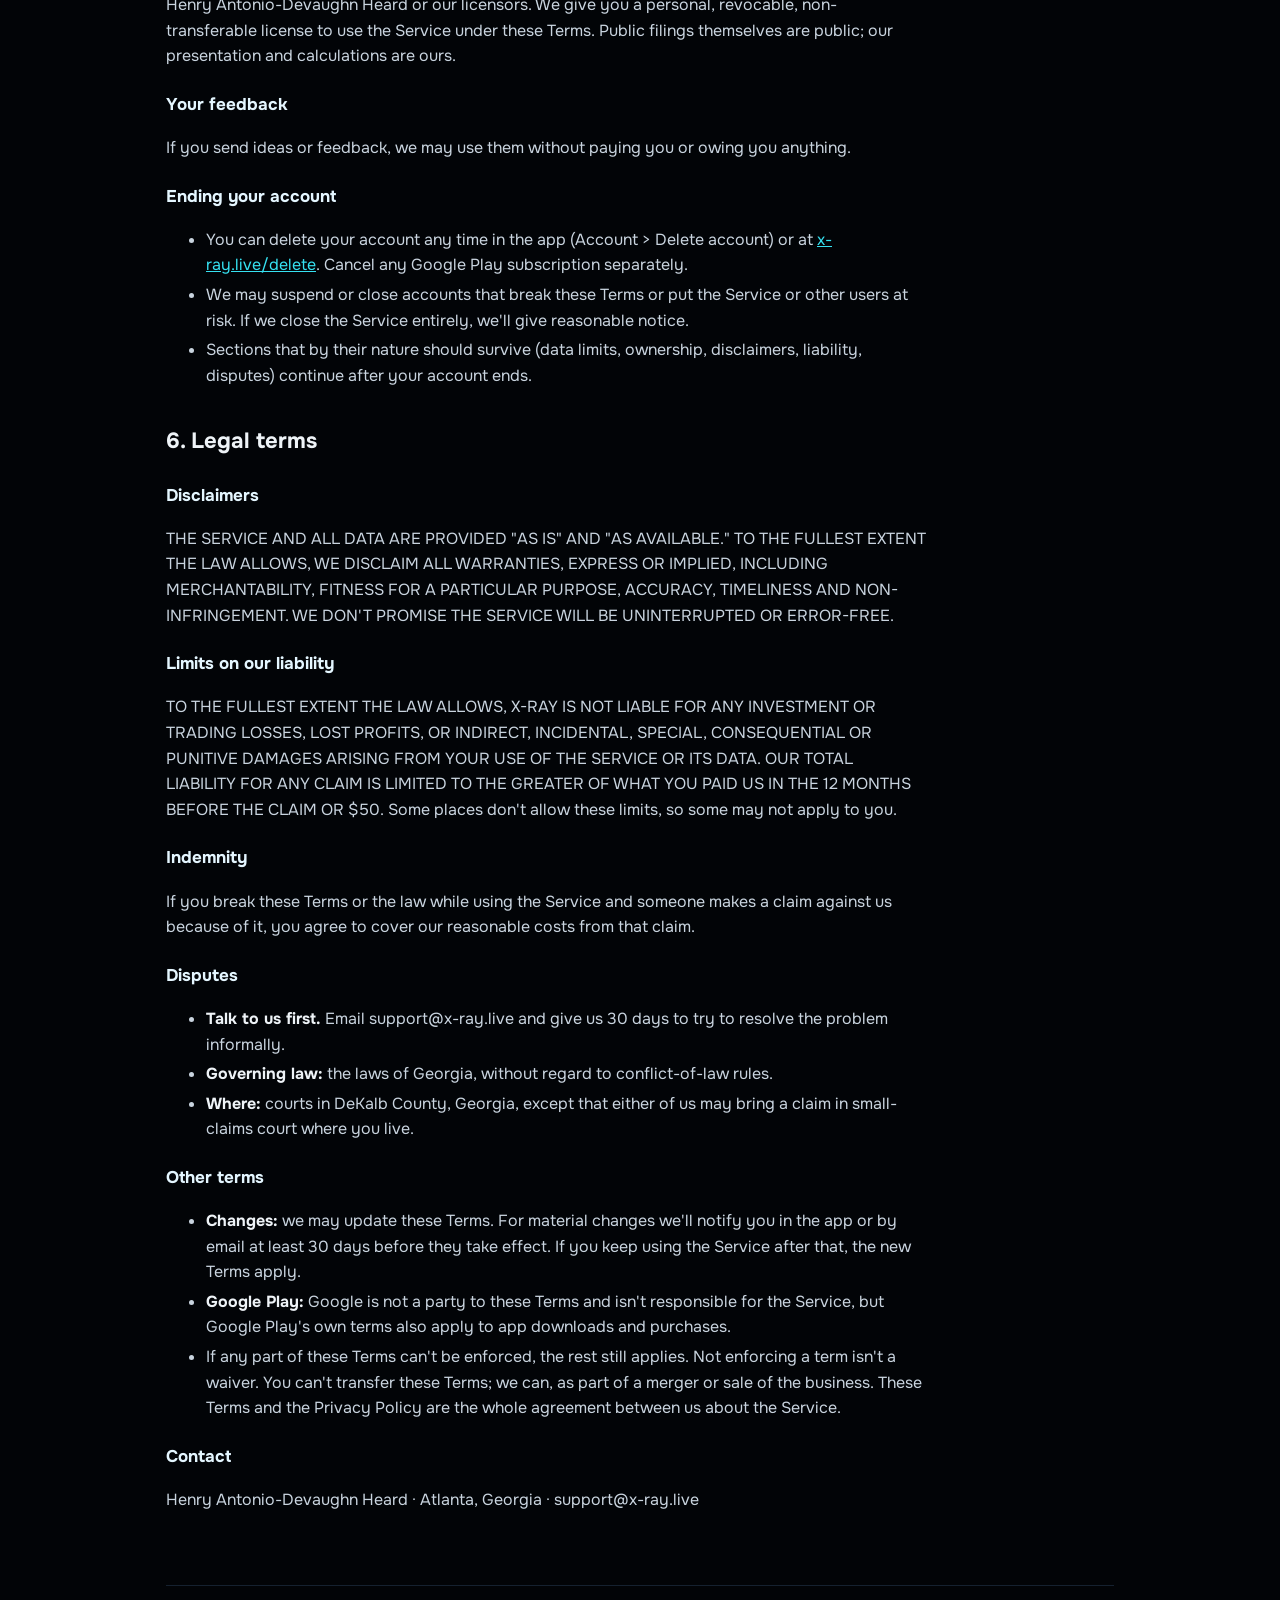
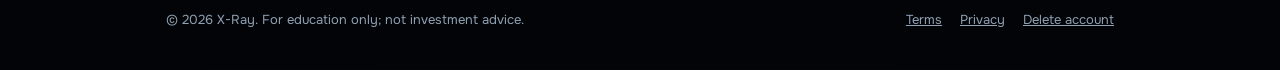
<file: terms/index.html>
<!doctype html>
<html lang="en"><head><meta charset="utf-8"><meta name="viewport" content="width=device-width,initial-scale=1">
<title>Terms of Service · X-Ray</title><meta name="description" content="X-Ray Terms of Service"><meta name="theme-color" content="#020407">
<link rel="icon" type="image/png" href="/icon-192.png"><link rel="apple-touch-icon" href="/icon-192.png">
<link rel="preconnect" href="https://fonts.googleapis.com"><link rel="preconnect" href="https://fonts.gstatic.com" crossorigin>
<link rel="stylesheet" href="https://fonts.googleapis.com/css2?family=Onest:wght@400;600;800&family=IBM+Plex+Mono:wght@500&display=swap">
<link rel="stylesheet" href="/styles.css"></head>
<body><div class="wrap">
<header class="top"><a class="brand" href="/"><svg width="28" height="28" viewBox="0 0 26 26" aria-hidden="true"><rect x="1" y="1" width="24" height="24" rx="7" fill="none" stroke="#36E2F2" stroke-width="2"/><path d="M7 18L11.5 11L15 14.5L19 8" fill="none" stroke="#F4F7FA" stroke-width="2" stroke-linecap="round" stroke-linejoin="round"/><path d="M5 13H21" stroke="#36E2F2" stroke-width="1.4" stroke-dasharray="2 2" opacity=".85"/></svg>X-RAY</a><nav class="links"><a href="/#beta">Beta</a><a href="/terms/">Terms</a><a href="/privacy/">Privacy</a></nav></header>
<main class="doc"><h1>X-Ray Terms of Service</h1>
<p><strong>Effective date:</strong> October 19, 2026</p>
<h2>1. The agreement</h2>
<p>These Terms are an agreement between you and Henry Antonio-Devaughn Heard ("X-Ray," "we," "us"), an individual doing business as X-Ray, based in Atlanta, Georgia. They cover the X-Ray mobile app, its website and any related services (together, the "Service"). By creating an account or using the Service, you agree to these Terms and to our <a href="/privacy/">Privacy Policy</a>. If you don't agree, don't use the Service.</p>
<h3>Who can use X-Ray</h3>
<ul>
<li>You must be at least 18 years old and able to enter a binding contract.</li>
<li>The Service is offered to people in the United States. If you use it from somewhere else, you are responsible for following your local laws.</li>
<li>You may not use the Service if you are barred from doing so under US law.</li>
</ul>
<h3>Your account</h3>
<ul>
<li>Give us accurate information and keep it up to date.</li>
<li>Keep your sign-in details private. You are responsible for what happens under your account.</li>
<li>One person per account. Don't share, sell or transfer your account.</li>
<li>Tell us at support@x-ray.live if you think someone else has used your account.</li>
</ul>
<h2>2. X-Ray is information, not investment advice</h2>
<p>X-Ray shows what public companies report in their SEC filings, next to their stock prices. It is a research and education tool. <strong>Nothing in the Service is investment, financial, legal, tax or accounting advice, and nothing is a recommendation to buy, sell or hold any security.</strong></p>
<ul>
<li><strong>We are not your adviser.</strong> X-Ray is not a registered investment adviser, broker-dealer or financial planner. We don't know your finances, goals or risk tolerance, and nothing in the Service is tailored to you.</li>
<li><strong>Scores and Findings describe; they don't judge.</strong> Gap, Z-score, Piotroski score, debt walls, insider activity, board ties, voting control and Findings are calculated by fixed formulas and rules from public filings. A score or Finding is not a prediction of how a stock will perform, and a "warning" color doesn't mean a stock is a bad investment.</li>
<li><strong>We don't trade.</strong> You can't buy or sell securities in X-Ray, and we don't receive payment from any company we cover.</li>
<li><strong>Your decisions are yours.</strong> Do your own research and consider talking to a licensed professional before investing. Investing involves risk, including losing money. Past results don't predict future results.</li>
</ul>
<h2>3. Where the data comes from</h2>
<ul>
<li><strong>Company data</strong> comes from filings on the SEC's EDGAR system: annual and quarterly reports, proxy statements, insider filings (Forms 3 and 4), Schedules 13D and 13G and current reports. X-Ray is not affiliated with or endorsed by the SEC.</li>
<li><strong>Stock prices</strong> are end-of-day closing prices from a licensed third-party provider. They are not real-time and may be delayed by a day or more.</li>
<li><strong>It can be wrong or missing.</strong> Companies sometimes restate their numbers, tag them inconsistently or file late. Our automated checks hold back numbers that don't add up, and the app shows "not available yet" where we can't read something reliably. Still, the data may contain errors, gaps or delays, and it is provided "as is." Check the original filing (the app links to it) before relying on any number.</li>
<li><strong>Company names and logos</strong> belong to their owners. Showing them doesn't mean any company is connected to or endorses X-Ray.</li>
<li><strong>No redistribution.</strong> The Service is for your personal, non-commercial use. Don't copy, scrape, bulk-download, resell or republish X-Ray's data, scores or price data, or use them to build a competing product. Our price provider's license requires this limit.</li>
</ul>
<h2>4. Plans, payments and refunds</h2>
<h3>Free beta</h3>
<ul>
<li><strong>During the beta, everything is free.</strong> Beta testers get every Pro feature at no cost. Nothing is for sale in the app during the beta, and we will never charge you for using the beta.</li>
<li><strong>When we launch,</strong> we'll tell you ahead of time, in the app or by email, what the free plan includes and what Pro costs. You'll only pay if you choose to subscribe; nothing switches to paid on its own.</li>
</ul>
<h3>Free plan (after launch)</h3>
<p>After launch, the free plan includes the main company view and a limited number of companies with full Pro access ("Pro picks"). We may change what the free plan includes.</p>
<h3>Pro subscription (after launch)</h3>
<ul>
<li><strong>Price:</strong> $4.99 per month or $39.99 per year, plus any tax. The price is shown before you buy.</li>
<li><strong>Free trial:</strong> new subscribers get a 7-day free trial. If you don't cancel at least 24 hours before the trial ends, your subscription starts and you are charged.</li>
<li><strong>Automatic renewal:</strong> your subscription renews automatically at the end of each month or year, at the then-current price, until you cancel.</li>
<li><strong>Cancelling:</strong> cancel any time in Google Play (Play Store &gt; Profile &gt; Payments and subscriptions &gt; Subscriptions). You keep Pro until the end of the period you've paid for. Deleting the app or your X-Ray account does not cancel a Google Play subscription.</li>
<li><strong>Price changes:</strong> we'll tell you before a price change applies to your subscription, and you can cancel before it takes effect.</li>
</ul>
<h3>Billing and refunds</h3>
<p>Purchases in the Android app are processed by Google Play under Google's terms. We never see or store your card number. Except where the law requires otherwise, payments are non-refundable; you can request a refund from Google under <a href="https://support.google.com/googleplay/answer/2479637">Google Play's refund policy</a>.</p>
<h2>5. Using the Service</h2>
<h3>Beta</h3>
<p>During the beta, features, data and prices may change, break or be removed, and your watch list or settings may be reset. Tell us what you find at support@x-ray.live; that's what the beta is for.</p>
<h3>Rules</h3>
<p>Don't:</p>
<ul>
<li>break the law or anyone's rights while using the Service;</li>
<li>scrape, crawl or bulk-download data, or access the Service other than through the app and website;</li>
<li>reverse engineer, copy or resell the Service, or get around paywalls, limits or security;</li>
<li>overload or interfere with the Service, or upload anything harmful;</li>
<li>impersonate anyone or misrepresent X-Ray data as your own analysis or as investment advice from us.</li>
</ul>
<h3>Our content</h3>
<p>The app, its design, code, charts, scores, written explanations and the X-Ray name and logo belong to Henry Antonio-Devaughn Heard or our licensors. We give you a personal, revocable, non-transferable license to use the Service under these Terms. Public filings themselves are public; our presentation and calculations are ours.</p>
<h3>Your feedback</h3>
<p>If you send ideas or feedback, we may use them without paying you or owing you anything.</p>
<h3>Ending your account</h3>
<ul>
<li>You can delete your account any time in the app (Account &gt; Delete account) or at <a href="/delete/">x-ray.live/delete</a>. Cancel any Google Play subscription separately.</li>
<li>We may suspend or close accounts that break these Terms or put the Service or other users at risk. If we close the Service entirely, we'll give reasonable notice.</li>
<li>Sections that by their nature should survive (data limits, ownership, disclaimers, liability, disputes) continue after your account ends.</li>
</ul>
<h2>6. Legal terms</h2>
<h3>Disclaimers</h3>
<p>THE SERVICE AND ALL DATA ARE PROVIDED "AS IS" AND "AS AVAILABLE." TO THE FULLEST EXTENT THE LAW ALLOWS, WE DISCLAIM ALL WARRANTIES, EXPRESS OR IMPLIED, INCLUDING MERCHANTABILITY, FITNESS FOR A PARTICULAR PURPOSE, ACCURACY, TIMELINESS AND NON-INFRINGEMENT. WE DON'T PROMISE THE SERVICE WILL BE UNINTERRUPTED OR ERROR-FREE.</p>
<h3>Limits on our liability</h3>
<p>TO THE FULLEST EXTENT THE LAW ALLOWS, X-RAY IS NOT LIABLE FOR ANY INVESTMENT OR TRADING LOSSES, LOST PROFITS, OR INDIRECT, INCIDENTAL, SPECIAL, CONSEQUENTIAL OR PUNITIVE DAMAGES ARISING FROM YOUR USE OF THE SERVICE OR ITS DATA. OUR TOTAL LIABILITY FOR ANY CLAIM IS LIMITED TO THE GREATER OF WHAT YOU PAID US IN THE 12 MONTHS BEFORE THE CLAIM OR $50. Some places don't allow these limits, so some may not apply to you.</p>
<h3>Indemnity</h3>
<p>If you break these Terms or the law while using the Service and someone makes a claim against us because of it, you agree to cover our reasonable costs from that claim.</p>
<h3>Disputes</h3>
<ul>
<li><strong>Talk to us first.</strong> Email support@x-ray.live and give us 30 days to try to resolve the problem informally.</li>
<li><strong>Governing law:</strong> the laws of Georgia, without regard to conflict-of-law rules.</li>
<li><strong>Where:</strong> courts in DeKalb County, Georgia, except that either of us may bring a claim in small-claims court where you live.</li>
</ul>
<h3>Other terms</h3>
<ul>
<li><strong>Changes:</strong> we may update these Terms. For material changes we'll notify you in the app or by email at least 30 days before they take effect. If you keep using the Service after that, the new Terms apply.</li>
<li><strong>Google Play:</strong> Google is not a party to these Terms and isn't responsible for the Service, but Google Play's own terms also apply to app downloads and purchases.</li>
<li>If any part of these Terms can't be enforced, the rest still applies. Not enforcing a term isn't a waiver. You can't transfer these Terms; we can, as part of a merger or sale of the business. These Terms and the Privacy Policy are the whole agreement between us about the Service.</li>
</ul>
<h3>Contact</h3>
<p>Henry Antonio-Devaughn Heard · Atlanta, Georgia · support@x-ray.live</p></main>
<footer class="bottom"><span>© 2026 X-Ray. For education only; not investment advice.</span><nav><a href="/terms/">Terms</a><a href="/privacy/">Privacy</a><a href="/delete/">Delete account</a></nav></footer>
</div></body></html>
</file>
<file: styles.css>
:root { color-scheme: dark; --film: #020407; --panel: #0B1119; --line: rgba(120,185,250,.16); --ink: #EEF3F7; --muted: #8FA0B2;
  --cyan: #36E2F2; --bone: #E4F6FF; --steel: #6FB2F2; --pink: #FF6FB5; --warn: #FFB547;
  --ui: "Onest", "Segoe UI", system-ui, -apple-system, sans-serif; --mono: "IBM Plex Mono", ui-monospace, monospace; }
* { box-sizing: border-box; }
html { background: var(--film); }
body { margin: 0; color: var(--ink); font: 16px/1.6 var(--ui); background:
  radial-gradient(90% 50% at 50% -10%, rgba(45,109,176,.32), transparent 62%), var(--film); -webkit-font-smoothing: antialiased; }
a { color: var(--cyan); }
.wrap { max-width: 980px; margin: 0 auto; padding: 0 16px; }
header.top { display: flex; align-items: center; justify-content: space-between; padding: 18px 0; }
.brand { display: flex; align-items: center; gap: 10px; font-weight: 800; letter-spacing: .14em; color: var(--ink); text-decoration: none; text-shadow: 0 0 14px rgba(111,178,242,.55); }
.brand svg { filter: drop-shadow(0 0 5px rgba(54,226,242,.7)); }
nav.links { display: flex; gap: 18px; font-size: 14px; } nav.links a { color: var(--muted); text-decoration: none; } nav.links a:hover { color: var(--ink); }
.label { font-family: var(--mono); font-size: 11px; letter-spacing: .14em; text-transform: uppercase; color: var(--steel); }
.hero { display: grid; grid-template-columns: 1.1fr .9fr; gap: 40px; align-items: center; padding: 48px 0 56px; }
.hero h1 { font-size: clamp(36px, 6vw, 60px); line-height: 1.04; letter-spacing: -.03em; margin: 12px 0 16px; text-wrap: balance; }
.hero h1 em { font-style: normal; color: var(--cyan); text-shadow: 0 0 22px rgba(54,226,242,.6); }
.hero p.lead { font-size: 18px; color: var(--muted); margin: 0 0 24px; max-width: 34em; }
.film { position: relative; border-radius: 16px; padding: 4px; background: linear-gradient(180deg, #C9DDF4, #9FC0E6); box-shadow: 0 0 60px -14px rgba(111,178,242,.6); }
.film > div { border-radius: 12px; background: radial-gradient(70% 60% at 50% 40%, #0F2742, #04080E 72%); padding: 22px 20px 18px; display: flex; flex-direction: column; gap: 10px; }
.film .row { display: flex; justify-content: space-between; font-family: var(--mono); font-size: 12px; color: rgba(200,230,255,.75); }
.film svg { width: 100%; height: auto; display: block; }
.legend { display: flex; gap: 16px; font-size: 13px; color: var(--muted); } .legend i { display: inline-block; width: 14px; height: 3px; border-radius: 2px; margin-right: 6px; vertical-align: middle; }
section.how { display: grid; grid-template-columns: repeat(3, 1fr); gap: 14px; padding-bottom: 56px; }
.card { background: linear-gradient(180deg, #0B1119, #070B11); border: 1px solid var(--line); border-radius: 14px; padding: 20px; }
.card h3 { margin: 6px 0 8px; font-size: 18px; } .card p { margin: 0; color: var(--muted); font-size: 15px; }
.beta { display: grid; grid-template-columns: 1fr 1fr; gap: 28px; align-items: start; border: 1px solid rgba(54,226,242,.35); border-radius: 18px; padding: 28px;
  background: radial-gradient(120% 90% at 100% 0%, rgba(54,226,242,.12), transparent 60%), #070B11; margin-bottom: 56px; }
.beta h2 { margin: 6px 0 10px; font-size: 28px; letter-spacing: -.01em; } .beta p { color: var(--muted); margin: 0 0 10px; }
form.join { display: flex; flex-direction: column; gap: 12px; }
form.join input[type=email] { font: inherit; color: var(--ink); background: #050910; border: 1.5px solid rgba(111,178,242,.45); border-radius: 12px; padding: 13px 14px; }
form.join input[type=email]:focus { outline: none; border-color: var(--cyan); box-shadow: 0 0 0 4px rgba(54,226,242,.14); }
.check { display: flex; gap: 10px; align-items: flex-start; font-size: 14px; color: var(--muted); } .check input { width: 18px; height: 18px; margin-top: 3px; accent-color: var(--cyan); flex: none; }
button.cta { font: inherit; font-weight: 800; border: none; border-radius: 12px; padding: 14px; cursor: pointer; background: var(--cyan); color: #031018; box-shadow: 0 10px 30px -10px rgba(54,226,242,.9); }
button.cta:disabled { opacity: .6; cursor: default; }
.msg { font-size: 14px; min-height: 1.4em; margin: 0; } .msg.ok { color: #2BD67B; } .msg.err { color: #FF8A8A; }
footer.bottom { border-top: 1px solid var(--line); padding: 24px 0 40px; font-size: 13px; color: var(--muted); display: flex; flex-wrap: wrap; gap: 10px 24px; justify-content: space-between; }
footer.bottom nav { display: flex; gap: 18px; } footer.bottom a { color: var(--muted); }
/* legal pages */
.doc { max-width: 760px; padding: 24px 0 56px; } .doc h1 { font-size: 36px; letter-spacing: -.02em; line-height: 1.1; }
.doc h2 { margin-top: 36px; font-size: 22px; } .doc h3 { margin-top: 22px; font-size: 17px; color: var(--bone); }
.doc p, .doc li { color: #C9D4DF; } .doc li { margin: 4px 0; } .doc strong { color: var(--ink); }
.doc table { width: 100%; border-collapse: collapse; font-size: 14px; margin: 12px 0; display: block; overflow-x: auto; }
.doc th, .doc td { text-align: left; padding: 9px 10px; border-bottom: 1px solid var(--line); vertical-align: top; } .doc th { color: var(--muted); font-weight: 600; }
mark.blank { background: rgba(255,181,71,.18); color: var(--warn); border-radius: 4px; padding: 0 4px; }
.draft { border: 1px dashed rgba(255,181,71,.6); background: rgba(255,181,71,.07); color: var(--warn); border-radius: 12px; padding: 10px 14px; font-size: 14px; margin-top: 8px; }
@media (max-width: 760px) { .hero, .beta { grid-template-columns: 1fr; } section.how { grid-template-columns: 1fr; } nav.links { display: none; } .beta { padding: 20px; } }

.next ol { margin: 0; padding-left: 1.3em; display: grid; gap: 16px; }
.next li { line-height: 1.45; }
.next .btn { display: inline-block; margin-top: 8px; padding: 10px 16px; border-radius: 10px; background: #3FE0F0; color: #05080C; font-weight: 800; text-decoration: none; }
.next .small { font-size: 13px; opacity: .75; margin: 14px 0 0; }
[hidden] { display: none !important; }
.hint { font-size: 13px; opacity: .8; margin: -4px 0 4px; line-height: 1.4; }
</file>
<file: app/styles.css>
:root{color-scheme:light;box-sizing:border-box;padding-top:env(safe-area-inset-top,0px);padding-bottom:env(safe-area-inset-bottom,0px)}html{scroll-padding-top:env(safe-area-inset-top,0px)}body{margin:0;padding:0;font:14px -apple-system,BlinkMacSystemFont,sans-serif;background:#fff;color:#000}img{max-width:100%}[hidden]:not([hidden=until-found i]){display:none!important}
/* Layout: one phone-width column with a bottom nav (X-Ray search, Compare).
   Search = x-ray skeleton + "What company do you want to X-Ray?"; Company = Yahoo-style header + Summary / Balance sheet / Price vs. books tabs.
   Single committed look: x-ray film (near-black), price in white, "on the books" in cyan. */
:root {
  --film: #06080B;
  --panel: #0D1218;
  --panel-2: #141B24;
  --line: #1F2934;
  --ink: #EEF3F7;
  --muted: #8796A6;
  --price: #F4F7FA;
  --books: #36E2F2;
  --books-soft: rgba(54, 226, 242, .16);
  --owe: #FF7A6B;
  --cash: #2BD67B;
  --good-w: #8A7CF0;
  --warn: #FFB547;
  --up: #2BD67B;
  --down: #FF5D5D;
  --ui: "Onest", "Segoe UI", system-ui, sans-serif;
  --mono: "IBM Plex Mono", ui-monospace, monospace;
  color-scheme: dark;
}
* { box-sizing: border-box; }
html, body { background: var(--film); }
body { color: var(--ink); font-family: var(--ui); font-size: 15px; line-height: 1.45; -webkit-font-smoothing: antialiased; }
button, input { font: inherit; color: inherit; }
button { cursor: pointer; }
:focus-visible { outline: 2px solid var(--books); outline-offset: 2px; }
.app { max-width: 460px; margin: 0 auto; padding-inline: 16px; padding-block: 12px 96px; display: flex; flex-direction: column; gap: 16px; }
.num { font-variant-numeric: tabular-nums; }
.label { font-family: var(--mono); font-size: 11px; letter-spacing: .1em; text-transform: uppercase; color: var(--muted); }
.note { font-size: 14px; color: var(--muted); margin: 0; }
.note b { color: var(--ink); font-weight: 600; }

/* bars */
.bar { display: flex; align-items: center; justify-content: space-between; gap: 10px; min-height: 40px; }
.brand { display: flex; align-items: center; gap: 9px; font-weight: 800; letter-spacing: .14em; font-size: 17px; }
.pill { font-family: var(--mono); font-size: 10.5px; letter-spacing: .08em; text-transform: uppercase; color: var(--books); border: 1px solid rgba(54,226,242,.4); border-radius: 99px; padding: 3px 8px; }
.iconbtn { border: none; background: var(--panel-2); border-radius: 99px; padding: 7px 13px 7px 10px; font-weight: 600; display: flex; align-items: center; gap: 5px; font-size: 14px; }
.iconbtn.on { background: var(--books-soft); color: var(--books); }
.nav { position: fixed; left: 0; right: 0; bottom: 0; z-index: 5; background: rgba(6,8,11,.92); backdrop-filter: blur(10px); border-top: 1px solid var(--line); padding-bottom: env(safe-area-inset-bottom, 0px); }
.nav div { max-width: 460px; margin: 0 auto; display: grid; grid-template-columns: 1fr 1fr; }
.nav button { border: none; background: transparent; padding: 10px 0 12px; display: flex; flex-direction: column; align-items: center; gap: 3px; font-size: 12px; font-weight: 600; color: var(--muted); }
.nav button.on { color: var(--books); }

/* search home */
.scanhome { position: relative; display: grid; place-items: center; padding-top: 4px; }
.skel { width: min(62vw, 240px); height: auto; display: block; }
.scanline { position: absolute; left: 10%; right: 10%; height: 3px; top: 0; background: var(--books); box-shadow: 0 0 18px 4px rgba(54,226,242,.55); border-radius: 3px; animation: sweep 3.6s ease-in-out infinite; opacity: .85; }
@keyframes sweep { 0% { top: 2%; } 50% { top: 96%; } 100% { top: 2%; } }
.ask { font-size: 28px; font-weight: 800; letter-spacing: -.02em; line-height: 1.12; text-align: center; margin: 0; text-wrap: balance; }
.search { position: relative; }
.search input { width: 100%; border: 1.5px solid rgba(54,226,242,.45); background: var(--panel); border-radius: 16px; padding: 14px 16px 14px 44px; font-size: 16px; box-shadow: 0 0 0 4px rgba(54,226,242,.08); }
.search input::placeholder { color: var(--muted); }
.search svg { position: absolute; left: 15px; top: 50%; transform: translateY(-50%); }
.sugg { display: flex; flex-direction: column; background: var(--panel); border: 1px solid var(--line); border-radius: 14px; overflow: hidden; }
.sugg button { border: none; background: transparent; text-align: left; padding: 11px 14px; display: flex; justify-content: space-between; gap: 10px; border-bottom: 1px solid var(--line); }
.sugg button:last-child { border-bottom: none; }
.sugg button:hover, .sugg button.hl { background: var(--panel-2); }
.sugg b { font-weight: 700; }
.sugg span { color: var(--muted); font-size: 14px; overflow: hidden; text-overflow: ellipsis; white-space: nowrap; }
.tries { display: flex; flex-wrap: wrap; gap: 6px; justify-content: center; }
.chip { border: 1px solid var(--line); background: transparent; border-radius: 99px; padding: 6px 12px; font-size: 13.5px; font-weight: 600; color: var(--ink); white-space: nowrap; }
.chip.on { background: var(--books); color: var(--film); border-color: var(--books); }

/* company page */
.co-name { font-size: 20px; font-weight: 700; line-height: 1.2; }
.co-sub { font-size: 12.5px; color: var(--muted); }
.big { font-size: 38px; font-weight: 700; letter-spacing: -.02em; line-height: 1.05; }
.chg { font-weight: 600; font-size: 14px; }
.up { color: var(--up); } .down { color: var(--down); }
.tabs { display: flex; gap: 2px; border-bottom: 1px solid var(--line); overflow-x: auto; scrollbar-width: none; position: sticky; top: env(safe-area-inset-top, 0px); background: var(--film); z-index: 3; }
.tabs::-webkit-scrollbar { display: none; }
.tabs button { border: none; background: transparent; padding: 12px 6px; font-weight: 600; font-size: 13.5px; flex: 1 0 auto; color: var(--muted); border-bottom: 2px solid transparent; white-space: nowrap; }
.tabs button.on { color: var(--ink); border-bottom-color: var(--books); }
.chart { position: relative; margin-inline: -16px; }
.chart svg { display: block; width: 100%; height: 260px; touch-action: none; }
.scan { position: absolute; left: 0; right: 0; top: 0; height: 60px; pointer-events: none; background: linear-gradient(180deg, rgba(54,226,242,0), rgba(54,226,242,.22) 80%, rgba(54,226,242,.7) 100%); opacity: 0; }
.scan.go { animation: scan 1.1s ease-in-out 1; }
@keyframes scan { 0% { transform: translateY(-60px); opacity: 1; } 90% { opacity: 1; } 100% { transform: translateY(260px); opacity: 0; } }
.tip { position: absolute; top: 2px; transform: translateX(-50%); background: var(--panel-2); border: 1px solid var(--line); border-radius: 10px; padding: 5px 9px; font-size: 12px; pointer-events: none; white-space: nowrap; }
.legend { display: flex; gap: 14px; flex-wrap: wrap; font-size: 13px; color: var(--muted); }
.legend i { display: inline-block; width: 14px; height: 3px; border-radius: 2px; vertical-align: middle; margin-right: 6px; }
.ranges { display: flex; gap: 4px; }
.ranges button { border: none; background: transparent; color: var(--muted); font-weight: 700; font-size: 13px; padding: 6px 12px; border-radius: 99px; }
.ranges button.on { background: var(--books-soft); color: var(--books); }
.card { background: var(--panel); border: 1px solid var(--line); border-radius: 18px; padding: 16px; display: flex; flex-direction: column; gap: 12px; }
.card h2 { margin: 0; font-size: 17px; font-weight: 700; }
.card svg { display: block; width: 100%; height: auto; }
.stats { display: grid; grid-template-columns: 1fr 1fr; gap: 0 18px; }
.stats div { display: flex; justify-content: space-between; gap: 8px; padding: 9px 0; border-bottom: 1px solid var(--line); font-size: 13.5px; }
.stats div span:first-child { color: var(--muted); }
.stats div span:last-child { font-weight: 600; font-variant-numeric: tabular-nums; text-align: right; }
.tablewrap { overflow-x: auto; margin-inline: -4px; }
table { border-collapse: collapse; width: 100%; font-size: 13.5px; font-variant-numeric: tabular-nums; }
th, td { padding: 9px 6px; text-align: right; white-space: nowrap; border-bottom: 1px solid var(--line); }
th:first-child, td:first-child { text-align: left; position: sticky; left: 0; background: var(--panel); }
th { color: var(--muted); font-weight: 600; font-size: 12px; }
td.k { font-weight: 700; }
tr.em td { color: var(--books); font-weight: 700; }
.verdict { font-size: 24px; font-weight: 800; line-height: 1.2; letter-spacing: -.01em; text-wrap: balance; }
.gauge { position: relative; height: 10px; border-radius: 99px; background: linear-gradient(90deg, #36E2F2 0%, #6FB8FF 35%, #A98BFF 62%, #FF6FB5 100%); margin-top: 26px; }
.gauge .mk { position: absolute; top: 50%; width: 20px; height: 20px; border-radius: 50%; background: var(--price); border: 3px solid var(--film); transform: translate(-50%, -50%); box-shadow: 0 0 0 2px var(--price); }
.gauge .mk span { position: absolute; bottom: 22px; left: 50%; transform: translateX(-50%); font-size: 12px; font-weight: 700; white-space: nowrap; }
.gticks { position: relative; height: 30px; font-size: 11.5px; color: var(--muted); }
.gticks span { position: absolute; transform: translateX(-50%); text-align: center; line-height: 1.2; }
input[type=range] { width: 100%; accent-color: var(--books); }
.foot { font-size: 12px; color: var(--muted); display: flex; flex-direction: column; gap: 6px; padding-top: 6px; border-top: 1px solid var(--line); }
.foot a { color: var(--books); }

/* compare */
.grid2 { display: grid; grid-template-columns: 1fr 1fr; gap: 10px; }
.mini { border: 1px solid var(--line); background: var(--panel); border-radius: 16px; padding: 12px; text-align: left; display: flex; flex-direction: column; gap: 6px; min-width: 0; }
.mini b { font-size: 16px; }
.mini .nm { font-size: 12px; color: var(--muted); white-space: nowrap; overflow: hidden; text-overflow: ellipsis; }
.gap { font-size: 12.5px; font-weight: 700; border-radius: 7px; padding: 2px 7px; background: var(--books-soft); color: var(--books); white-space: nowrap; align-self: flex-start; }
.gap.neg { background: rgba(255,181,71,.14); color: var(--warn); }
.people { display: flex; flex-direction: column; }
.person { display: grid; grid-template-columns: 40px minmax(0, 1fr) auto; gap: 12px; align-items: center; padding: 10px 0; border-bottom: 1px solid var(--line); }
.person:last-child { border-bottom: none; }
.person b { display: block; font-weight: 700; font-size: 14.5px; }
.person span:not(.av) { display: block; font-size: 13px; color: var(--muted); }
.av { width: 40px; height: 40px; border-radius: 50%; display: grid; place-items: center; font-weight: 700; font-size: 14px; background: rgba(54,226,242,.14); color: var(--books); border: 1px solid rgba(54,226,242,.35); }
.av.ex { background: rgba(255,181,71,.14); color: var(--warn); border-color: rgba(255,181,71,.45); }
.tag { font-style: normal; font-size: 11.5px; font-weight: 700; border-radius: 7px; padding: 3px 8px; white-space: nowrap; }
.tag.ch { background: var(--ink); color: var(--film); }
.tag.ld { background: var(--books-soft); color: var(--books); }
.tag.ex { background: rgba(255,181,71,.14); color: var(--warn); }
.tie { font-size: 12.5px; color: var(--muted); margin-top: 4px; line-height: 1.35; }
.tie em { font-style: normal; font-size: 10.5px; font-weight: 700; letter-spacing: .03em; text-transform: uppercase; border: 1px solid var(--line); border-radius: 5px; padding: 1px 5px; margin-right: 2px; }
.tie.hot { color: #FFD3E8; }
.tie.hot em { background: rgba(255,111,181,.18); border-color: rgba(255,111,181,.6); color: #FF8FC6; }
.tie.hot strong { color: #FFFFFF; }
.person.flag { background: linear-gradient(90deg, rgba(255,111,181,.12), rgba(255,111,181,0) 70%); border-left: 3px solid #FF6FB5; padding-left: 9px; margin-left: -12px; border-radius: 0 10px 10px 0; }
.av.fl { box-shadow: 0 0 0 2px #FF6FB5; }
.tag.pe { background: rgba(255,111,181,.18); color: #FF8FC6; }
.pecard { border-color: rgba(255,111,181,.45); background: linear-gradient(180deg, rgba(255,111,181,.08), var(--panel) 60%); }
.firms { display: flex; flex-wrap: wrap; gap: 6px; }
.firms span { font-size: 13px; font-weight: 700; border-radius: 99px; padding: 5px 11px; background: rgba(255,111,181,.16); color: #FFD3E8; border: 1px solid rgba(255,111,181,.45); }
.seg { display: grid; grid-template-columns: repeat(4, 1fr); gap: 4px; background: var(--panel); border: 1px solid var(--line); border-radius: 14px; padding: 4px; }
.seg button { border: none; background: transparent; border-radius: 10px; padding: 9px 4px; font-weight: 700; font-size: 13px; color: var(--muted); }
.seg button.on { background: var(--books); color: var(--film); }
.seg button:disabled { opacity: .35; cursor: not-allowed; }
.mcard { border-color: rgba(54,226,242,.45); background: radial-gradient(120% 120% at 0% 0%, rgba(54,226,242,.14), var(--panel) 60%); }
.mbig { font-size: 40px; font-weight: 800; letter-spacing: -.02em; line-height: 1.05; color: var(--books); }
.slices { display: flex; justify-content: space-around; gap: 12px; }
.pie { display: flex; flex-direction: column; align-items: center; gap: 2px; }
.pie svg { width: 96px; height: 96px; }
.pie b { font-size: 14px; } .pie span { font-size: 12px; color: var(--muted); }
.gbar { height: 10px; border-radius: 99px; background: var(--panel-2); margin-top: 5px; overflow: hidden; }
.gbar i { display: block; height: 100%; border-radius: 99px; }
.tl { display: flex; flex-direction: column; position: relative; }
.tl::before { content: ""; position: absolute; left: 11px; top: 12px; bottom: 12px; width: 2px; background: var(--line); }
.ev { display: grid; grid-template-columns: 24px 1fr; gap: 10px; padding: 7px 0; position: relative; }
.ev .dot { width: 24px; height: 24px; border-radius: 50%; display: grid; place-items: center; background: var(--panel-2); border: 1px solid var(--line); font-size: 11px; color: var(--muted); z-index: 1; }
.ev b { display: block; font-size: 13px; } .ev span:not(.dot) { display: block; font-size: 13.5px; color: var(--muted); }
.ev.merger .dot { color: #A98BFF; } .ev.split .dot { color: var(--books); } .ev.rsplit .dot { color: var(--warn); } .ev.other .dot { color: #FF6FB5; } .ev.ipo .dot { color: var(--up); }
.ev.here .dot { background: var(--books); color: var(--film); border-color: var(--books); box-shadow: 0 0 0 4px rgba(54,226,242,.2); }
.ev.here b { color: var(--books); }
.ev.now .dot { background: var(--ink); color: var(--film); }
.loopcard { border-color: rgba(255,111,181,.45); background: linear-gradient(180deg, rgba(255,111,181,.08), var(--panel) 60%); }
.loop { display: flex; flex-wrap: wrap; align-items: center; gap: 4px 6px; padding: 10px 12px; border-radius: 12px; background: var(--panel-2); font-size: 13.5px; }
.lnode { font-weight: 700; } .larrow { font-weight: 600; font-size: 12.5px; }
.deals { display: flex; flex-direction: column; }
.deal { display: grid; grid-template-columns: 4px 1fr; gap: 10px; padding: 10px 0; border-bottom: 1px solid var(--line); }
.deal:last-child { border-bottom: none; }
.deal .kind { border-radius: 4px; }
.deal b { display: block; font-size: 14px; } .deal em { font-style: normal; font-size: 12px; color: var(--muted); }
.deal p { margin: 3px 0; font-size: 13.5px; color: var(--ink); } .deal small { font-size: 12px; color: var(--muted); } .deal a { color: var(--books); }
.lrow { display: grid; grid-template-columns: 56px 1fr auto; gap: 10px; align-items: center; border: none; border-bottom: 1px solid var(--line); background: transparent; padding: 11px 0; text-align: left; }
.lrow b { font-weight: 800; } .lrow span { color: var(--muted); font-size: 13.5px; } .lrow em { font-style: normal; font-size: 12.5px; color: #FF8FC6; font-weight: 700; }
.btn-link { border: none; background: transparent; color: var(--books); font-weight: 600; padding: 0; text-align: left; }
/* ======== v10 · "X-ray film, turned up" (refs: radiograph lightbox collage, chest PA film, cervical lateral) ======== */
:root { --film: #020407; --bone: #E4F6FF; --tissue: #2D6DB0; --steel: #6FB2F2; --frame: #C9DDF4; --tick: rgba(150, 205, 255, .55); }
html, body { background: var(--film); }
body::before { content: ""; position: fixed; inset: 0; z-index: 0; pointer-events: none;
  background: radial-gradient(90% 55% at 50% -8%, rgba(45,109,176,.30), transparent 62%), radial-gradient(70% 40% at 50% 108%, rgba(45,109,176,.16), transparent 70%), radial-gradient(140% 100% at 50% 50%, transparent 55%, rgba(0,0,0,.65)); }
body::after { content: ""; position: fixed; inset: 0; z-index: 30; pointer-events: none; opacity: .55; mix-blend-mode: screen;
  background: repeating-linear-gradient(0deg, rgba(160,210,255,.028) 0 1px, transparent 1px 3px),
    url("data:image/svg+xml;utf8,<svg xmlns='http://www.w3.org/2000/svg' width='160' height='160'><filter id='n'><feTurbulence type='fractalNoise' baseFrequency='.85' numOctaves='2' stitchTiles='stitch'/><feColorMatrix values='0 0 0 0 .75 0 0 0 0 .88 0 0 0 0 1 0 0 0 .09 0'/></filter><rect width='100%' height='100%' filter='url(%23n)'/></svg>"); }
.app { position: relative; z-index: 1; counter-reset: fig; }
.nav { z-index: 40; background: rgba(2,4,7,.88); border-top: 1px solid rgba(111,178,242,.22); box-shadow: 0 -1px 0 rgba(0,0,0,.6), 0 -14px 30px -18px rgba(54,226,242,.35); }
.nav button.on { color: var(--bone); text-shadow: 0 0 12px rgba(111,178,242,.9); }
.nav button.on svg { filter: drop-shadow(0 0 6px rgba(54,226,242,.8)); color: var(--books); }

/* radiology type: mono plate labels */
.label { color: var(--steel); }
.brand { text-shadow: 0 0 14px rgba(111,178,242,.55); }
.brand svg { filter: drop-shadow(0 0 5px rgba(54,226,242,.7)); }
.pill { background: rgba(54,226,242,.06); box-shadow: 0 0 12px -2px rgba(54,226,242,.4); }
.plate { font-family: var(--mono); font-size: 10.5px; letter-spacing: .14em; text-transform: uppercase; color: var(--steel); display: flex; gap: 10px; flex-wrap: wrap; align-items: center; }
.plate i { font-style: normal; color: var(--muted); }
.plate .rec { width: 6px; height: 6px; border-radius: 50%; background: var(--books); box-shadow: 0 0 8px var(--books); animation: blink 2.4s steps(2, jump-none) infinite; }
@keyframes blink { 50% { opacity: .25; } }

/* cards become film plates: steel-blue haze, hairline edge, crop marks, FIG. numbers */
.card { position: relative; border-radius: 14px; border-color: rgba(120,185,250,.16);
  background: radial-gradient(130% 80% at 0% 0%, rgba(45,109,176,.16), transparent 55%), linear-gradient(180deg, #0B1119, #070B11);
  box-shadow: inset 0 1px 0 rgba(228,246,255,.06), 0 18px 40px -26px rgba(54,160,242,.45); }
.card::after { content: ""; position: absolute; inset: 7px; pointer-events: none; border-radius: 8px; opacity: .8;
  background:
    linear-gradient(var(--tick), var(--tick)) left top / 9px 1px no-repeat, linear-gradient(var(--tick), var(--tick)) left top / 1px 9px no-repeat,
    linear-gradient(var(--tick), var(--tick)) right top / 9px 1px no-repeat, linear-gradient(var(--tick), var(--tick)) right top / 1px 9px no-repeat,
    linear-gradient(var(--tick), var(--tick)) left bottom / 9px 1px no-repeat, linear-gradient(var(--tick), var(--tick)) left bottom / 1px 9px no-repeat,
    linear-gradient(var(--tick), var(--tick)) right bottom / 9px 1px no-repeat, linear-gradient(var(--tick), var(--tick)) right bottom / 1px 9px no-repeat; }
.card h2 { letter-spacing: -.01em; }
.card h2::before { counter-increment: fig; content: "FIG. " counter(fig, decimal-leading-zero); display: block; font-family: var(--mono); font-size: 10px; font-weight: 500; letter-spacing: .16em; color: var(--steel); margin-bottom: 5px; }
.card .label:first-child { padding-left: 2px; }
.stats div { border-bottom-color: rgba(120,185,250,.10); }
.stats div span:first-child { font-size: 12.5px; }
th, td { border-bottom-color: rgba(120,185,250,.10); }
th { font-family: var(--mono); font-weight: 500; letter-spacing: .06em; font-size: 11px; }
th:first-child, td:first-child { background: #090E15; }
tr.em td { text-shadow: 0 0 10px rgba(54,226,242,.45); }

/* glow on the numbers that matter */
.big { color: var(--bone); text-shadow: 0 0 22px rgba(140,205,255,.45), 0 0 2px rgba(228,246,255,.6); }
.mbig { text-shadow: 0 0 24px rgba(54,226,242,.55); }
.verdict span { text-shadow: 0 0 16px currentColor; }
.chg.up { text-shadow: 0 0 10px rgba(43,214,123,.35); } .chg.down { text-shadow: 0 0 10px rgba(255,93,93,.35); }

/* company header: ticker plate + lead marker (the circled "L" on a film) */
.cohead { display: grid; grid-template-columns: minmax(0, 1fr) auto; gap: 12px; align-items: start; }
.marker { width: 58px; height: 58px; border-radius: 50%; display: grid; place-items: center; text-align: center; background: radial-gradient(circle at 40% 35%, #F4FBFF, #BFE3FF 70%, #8FC6F5); color: #031018; box-shadow: 0 0 0 3px rgba(2,4,7,.9), 0 0 0 4px rgba(201,221,244,.5), 0 0 26px rgba(140,205,255,.55); font-family: var(--mono); line-height: 1; }
.marker b { font-size: 15px; font-weight: 500; display: block; } .marker small { font-size: 8px; letter-spacing: .12em; display: block; margin-top: 3px; }
.marker.neg { background: radial-gradient(circle at 40% 35%, #FFF3DE, #FFC970 75%); }

/* tabs: lightbox switch */
.tabs { background: linear-gradient(180deg, var(--film) 75%, rgba(2,4,7,.85)); border-bottom-color: rgba(120,185,250,.16); }
.tabs button { font-size: 12.5px; padding: 12px 4px; }
.tabs button.on { color: var(--bone); border-bottom-color: var(--books); text-shadow: 0 0 12px rgba(111,178,242,.8); box-shadow: inset 0 -10px 14px -12px rgba(54,226,242,.9); }

/* chart: radiology grid, axis readout, glowing traces, reveal */
.chart { background-image: linear-gradient(rgba(111,178,242,.06) 1px, transparent 1px), linear-gradient(90deg, rgba(111,178,242,.06) 1px, transparent 1px); background-size: 100% 26px, 46px 100%; background-position: 0 22px, 12px 0;
  border-block: 1px solid rgba(120,185,250,.12); }
.chart .yax { position: absolute; right: 14px; top: 0; bottom: 0; pointer-events: none; }
.chart .yax span { position: absolute; right: 0; transform: translateY(-50%); font-family: var(--mono); font-size: 9.5px; color: rgba(150,200,240,.6); background: rgba(2,4,7,.7); padding: 0 3px; border-radius: 3px; }
.chart .ctag { position: absolute; left: 16px; top: 4px; font-family: var(--mono); font-size: 9.5px; letter-spacing: .14em; color: rgba(150,200,240,.7); pointer-events: none; }
.chart .pl { filter: drop-shadow(0 0 5px rgba(200,235,255,.65)); }
.chart .bl { filter: drop-shadow(0 0 6px rgba(54,226,242,.85)); }
.chart .rv { animation: reveal 1.1s cubic-bezier(.3,.7,.2,1) both; }
@keyframes reveal { from { clip-path: inset(0 100% 0 0); } to { clip-path: inset(0 0 0 0); } }
.scan { height: 80px; background: linear-gradient(180deg, rgba(54,226,242,0), rgba(111,178,242,.16) 70%, rgba(228,246,255,.75) 100%); }
.scan.go { animation: scanx 1.1s cubic-bezier(.3,.7,.2,1) 1; }
.scan { top: 0; bottom: 0; left: 0; right: auto; width: 70px; height: auto; background: linear-gradient(90deg, rgba(54,226,242,0), rgba(111,178,242,.14) 70%, rgba(228,246,255,.8) 100%); }
@keyframes scanx { 0% { transform: translateX(-70px); opacity: 1; } 90% { opacity: 1; } 100% { transform: translateX(calc(100vw)); opacity: 0; } }
.tip { font-family: var(--mono); font-size: 11px; background: rgba(7,11,17,.92); border-color: rgba(111,178,242,.4); box-shadow: 0 0 14px -4px rgba(54,226,242,.6); }
.ranges button { font-family: var(--mono); font-weight: 500; font-size: 12px; }
.ranges button.on { box-shadow: inset 0 0 0 1px rgba(54,226,242,.5), 0 0 14px -4px rgba(54,226,242,.8); }

/* controls glow */
.iconbtn { background: rgba(20,27,36,.8); border: 1px solid rgba(120,185,250,.14); }
.iconbtn.on { box-shadow: 0 0 14px -4px rgba(54,226,242,.8); border-color: rgba(54,226,242,.4); }
.seg { background: #070B11; border-color: rgba(120,185,250,.16); }
.seg button.on { box-shadow: 0 0 18px -4px rgba(54,226,242,.9); }
.gauge { box-shadow: 0 0 18px -4px rgba(111,178,242,.7); }
.gauge .mk { box-shadow: 0 0 0 2px var(--price), 0 0 18px rgba(228,246,255,.8); animation: pulse 2.6s ease-in-out infinite; }
@keyframes pulse { 50% { box-shadow: 0 0 0 2px var(--price), 0 0 30px rgba(228,246,255,1); } }
.gbar, .tl::before { background: rgba(120,185,250,.10); }
.gbar i { box-shadow: 0 0 10px currentColor; }
.ev .dot { background: #0B1119; border-color: rgba(120,185,250,.2); }
.person, .lrow { border-bottom-color: rgba(120,185,250,.10); }
.av { box-shadow: 0 0 14px -4px rgba(54,226,242,.7); }
.card svg .glow { filter: drop-shadow(0 0 6px rgba(160,215,255,.55)); }

/* search home: lightbox */
.lightbox { position: relative; border-radius: 16px; padding: 4px; background: linear-gradient(180deg, var(--frame), #9FC0E6); box-shadow: 0 0 0 1px rgba(255,255,255,.2) inset, 0 0 50px -10px rgba(111,178,242,.55); }
.lightbox .film { position: relative; overflow: hidden; border-radius: 12px; background: radial-gradient(70% 60% at 50% 42%, #0F2742, #04080E 70%), #020407; display: grid; place-items: center; padding: 26px 0 18px; }
.film .ml { position: absolute; font-family: var(--mono); font-size: 9.5px; letter-spacing: .14em; color: rgba(200,230,255,.75); z-index: 2; }
.film .lmark { position: absolute; right: 12px; top: 12px; width: 30px; height: 30px; border-radius: 50%; display: grid; place-items: center; background: radial-gradient(circle at 40% 35%, #FFFFFF, #CBE7FF 75%); color: #06111B; font-family: var(--mono); font-size: 15px; box-shadow: 0 0 18px rgba(200,235,255,.7); z-index: 2; }
.film .ruler { position: absolute; left: 10px; top: 40px; bottom: 34px; width: 8px; z-index: 2; background: repeating-linear-gradient(180deg, rgba(200,230,255,.5) 0 1px, transparent 1px 10px), repeating-linear-gradient(180deg, rgba(200,230,255,.7) 0 1px, transparent 1px 50px); background-size: 5px 100%, 8px 100%; background-repeat: no-repeat; }
.skel { width: min(58vw, 230px); }
.scanline { left: 0; right: 0; height: 2px; background: var(--bone); box-shadow: 0 0 16px 3px rgba(111,178,242,.8), 0 -40px 50px -10px rgba(111,178,242,.22); border-radius: 0; z-index: 1; }
.scanline::after { content: ""; position: absolute; left: 0; right: 0; bottom: 2px; height: 70px; background: linear-gradient(180deg, transparent, rgba(111,178,242,.12)); }
@keyframes sweep { 0% { top: 0; } 50% { top: calc(100% - 2px); } 100% { top: 0; } }
.skel .bones { animation: breathe 3.6s ease-in-out infinite; }
@keyframes breathe { 50% { opacity: .78; } }
.ask { font-size: 29px; } .ask em { font-style: normal; color: var(--books); text-shadow: 0 0 18px rgba(54,226,242,.7); }
.search input { background: #070B11; border-color: rgba(111,178,242,.45); box-shadow: 0 0 0 4px rgba(54,226,242,.06), 0 0 30px -10px rgba(54,226,242,.6); font-family: var(--ui); }
.search input:focus { outline: none; border-color: var(--books); box-shadow: 0 0 0 4px rgba(54,226,242,.14), 0 0 34px -6px rgba(54,226,242,.8); }
.sugg { background: #070B11; border-color: rgba(120,185,250,.2); }
.sugg b { font-family: var(--mono); font-weight: 500; color: var(--books); }

/* film tiles (try-one + compare picks): little radiographs in a lightbox frame */
.tiles { display: grid; grid-template-columns: repeat(3, minmax(0, 1fr)); gap: 3px; padding: 3px; border-radius: 12px; background: linear-gradient(180deg, rgba(201,221,244,.55), rgba(159,192,230,.4)); box-shadow: 0 0 30px -12px rgba(111,178,242,.6); }
.tile { position: relative; border: none; padding: 7px 8px 6px; min-width: 0; text-align: left; display: flex; flex-direction: column; gap: 2px; color: var(--ink);
  background: radial-gradient(90% 80% at 50% 60%, #0E2440, #03070C 75%); border-radius: 3px; overflow: hidden; transition: transform .15s, box-shadow .15s; }
.tiles .tile:first-child { border-top-left-radius: 9px; } .tiles .tile:nth-child(3) { border-top-right-radius: 9px; }
.tile b { font-family: var(--mono); font-weight: 500; font-size: 12.5px; letter-spacing: .06em; color: var(--bone); text-shadow: 0 0 8px rgba(160,215,255,.6); }
.tile svg { filter: drop-shadow(0 0 4px rgba(160,215,255,.55)); }
.tile em { font-style: normal; font-family: var(--mono); font-size: 10px; color: var(--steel); }
.tile:hover, .tile:focus-visible { transform: scale(1.03); box-shadow: 0 0 0 1px var(--books), 0 0 20px -2px rgba(54,226,242,.7); z-index: 1; }
.tile.on { box-shadow: inset 0 0 0 2px var(--books), inset 0 0 22px -6px rgba(54,226,242,.9); }
.tile.on b::after { content: " ✓"; color: var(--books); }
.tile:not(.on).dim { opacity: .55; }
.tile.soon { justify-content: center; background: repeating-linear-gradient(135deg, #050A12 0 6px, #08111C 6px 12px); } .tile.soon b { color: var(--steel); text-shadow: none; }
.mini { position: relative; border-radius: 12px; border-color: rgba(120,185,250,.18); background: radial-gradient(100% 80% at 50% 40%, #0D2038, #05090F 80%); }
.mini b { font-family: var(--mono); font-weight: 500; letter-spacing: .05em; text-shadow: 0 0 10px rgba(160,215,255,.6); }
.mini svg { filter: drop-shadow(0 0 4px rgba(160,215,255,.5)); }
.foot { border-top-color: rgba(120,185,250,.14); }


/* v11 additions */
.src { font-size: 11.5px; color: var(--muted); margin: 0; font-family: var(--mono); letter-spacing: .02em; }
.src a, .rf a { color: var(--books); }
.plink { border: none; background: rgba(54,226,242,.1); color: var(--books); font-weight: 700; font-size: 13.5px; padding: 1px 7px; border-radius: 6px; text-decoration: underline; text-decoration-color: rgba(54,226,242,.4); text-underline-offset: 3px; box-shadow: 0 0 10px -4px rgba(54,226,242,.8); }
.plink.sm { font-size: 12px; margin: 3px 4px 0 0; }
.pname { font-weight: 700; font-size: 13.5px; }
.ttl { display: block; font-size: 12px; color: var(--muted); }
.chips { display: flex; flex-wrap: wrap; gap: 5px; margin-top: 6px; }
.pchip { border: 1px solid rgba(54,226,242,.35); background: rgba(54,226,242,.08); color: var(--books); border-radius: 99px; font-size: 11.5px; font-weight: 700; padding: 2px 9px; font-family: var(--mono); }
.pchip.up { color: var(--up); border-color: rgba(43,214,123,.45); background: rgba(43,214,123,.08); }
.pchip.down { color: #FF8A8A; border-color: rgba(255,93,93,.45); background: rgba(255,93,93,.08); }
.pchip.warn { color: var(--warn); border-color: rgba(255,181,71,.45); background: rgba(255,181,71,.08); }
.flash { animation: flash 1.6s ease-out 1; }
@keyframes flash { 0%, 30% { box-shadow: 0 0 0 2px var(--books), 0 0 30px rgba(54,226,242,.8); background-color: rgba(54,226,242,.12); } 100% { box-shadow: none; } }
.vlist { display: flex; flex-direction: column; }
.vrow { display: flex; justify-content: space-between; gap: 10px; align-items: center; padding: 8px 0; border-bottom: 1px solid rgba(120,185,250,.10); }
.vrow:last-child { border-bottom: none; } .vrow > .num { font-weight: 800; font-size: 16px; color: var(--bone); }
.bsbar { display: flex; flex-direction: column; gap: 6px; }
.bsbar div { display: grid; grid-template-columns: 120px 1fr; align-items: center; gap: 8px; font-weight: 700; font-size: 13.5px; }
.bsbar i { display: block; height: 10px; border-radius: 99px; min-width: 2px; box-shadow: 0 0 10px currentColor; }
.trades { display: flex; flex-direction: column; }
.trade { display: grid; grid-template-columns: minmax(0, 1fr) auto; gap: 2px 10px; align-items: center; padding: 8px 0; border-bottom: 1px solid rgba(120,185,250,.10); }
.trade > .num { font-weight: 700; font-size: 13.5px; text-align: right; }
.trade > i { grid-column: 1 / -1; display: block; height: 3px; border-radius: 3px; opacity: .7; }
.trade > div { min-width: 0; } .trade .ttl { margin-top: 2px; }
.pvwho { display: flex; flex-direction: column; gap: 2px; }
.rp { padding: 10px 0; border-bottom: 1px solid rgba(120,185,250,.10); display: grid; grid-template-columns: minmax(0, 1fr) auto; gap: 2px 10px; }
.rp:last-child { border-bottom: none; } .rp b { font-size: 14px; } .rpv { font-weight: 800; color: var(--warn); }
.rp p { grid-column: 1 / -1; margin: 0; font-size: 13.5px; color: var(--muted); } .rplinks { grid-column: 1 / -1; font-size: 12px; color: var(--muted); }
.obsbar { display: flex; height: 14px; border-radius: 99px; overflow: hidden; background: rgba(120,185,250,.1); }
.obsbar i { background: rgba(255,122,107,.55); box-shadow: inset 0 0 0 1px #FF7A6B; } .obsbar b { background: rgba(255,181,71,.55); box-shadow: inset 0 0 0 1px var(--warn), 0 0 12px rgba(255,181,71,.6); }
.obl { display: flex; flex-direction: column; gap: 10px; }
.orow { display: flex; justify-content: space-between; gap: 10px; font-size: 13.5px; } .orow .num { font-weight: 700; white-space: nowrap; }
.obl p { margin: 2px 0 0; font-size: 12.5px; color: var(--muted); }
.fcard { border-color: rgba(111,178,242,.3); }
.zrow { display: flex; align-items: center; gap: 16px; }
.zbig { font-size: 46px; font-weight: 800; letter-spacing: -.02em; text-shadow: 0 0 24px currentColor; line-height: 1; }
.zmeter { position: relative; height: 14px; border-radius: 99px; overflow: visible; margin-top: 8px; background: rgba(120,185,250,.08); }
.zz { position: absolute; top: 0; bottom: 0; } .zz:first-child { border-radius: 99px 0 0 99px; } .zz:nth-child(3) { border-radius: 0 99px 99px 0; }
.zmk { position: absolute; top: 50%; width: 18px; height: 18px; border-radius: 50%; background: var(--bone); transform: translate(-50%, -50%); box-shadow: 0 0 0 3px var(--film), 0 0 18px rgba(228,246,255,.9); animation: pulse 2.6s ease-in-out infinite; }
.zoff { position: absolute; right: -2px; top: -18px; font-family: var(--mono); font-size: 10px; color: var(--muted); }
.zticks { position: relative; height: 16px; font-family: var(--mono); font-size: 10.5px; color: var(--muted); } .zticks span { position: absolute; transform: translateX(-50%); }
.rf .ev .dot { font-weight: 800; background: #0B1119; }
.rf .ev b em { font-style: normal; font-family: var(--mono); font-size: 11px; letter-spacing: .04em; text-transform: uppercase; }
.rf .ev span:not(.dot) { margin-top: 2px; }
.seg button { font-size: 12.5px; }


/* findings + screener */
.findings { border-color: rgba(54,226,242,.35); background: radial-gradient(120% 90% at 100% 0%, rgba(54,226,242,.12), transparent 60%), linear-gradient(180deg, #0B1119, #070B11); }
.flist { display: flex; flex-direction: column; }
.fline { border: none; background: transparent; text-align: left; display: grid; grid-template-columns: 10px minmax(0, 1fr) auto; gap: 10px; align-items: center; padding: 9px 0; border-bottom: 1px solid rgba(120,185,250,.10); font-size: 14px; font-weight: 600; color: var(--ink); }
.fline:last-child { border-bottom: none; }
.fline i { width: 8px; height: 8px; border-radius: 50%; }
.fline em { font-style: normal; font-family: var(--mono); font-size: 10.5px; color: var(--steel); letter-spacing: .04em; white-space: nowrap; }
.fline:hover span { color: var(--bone); text-shadow: 0 0 10px rgba(111,178,242,.7); }
.cmseg { grid-template-columns: repeat(5, 1fr); } .cmseg button { font-size: 11px; padding: 9px 2px; line-height: 1.15; }
.ladder { display: flex; flex-direction: column; gap: 10px; }
.lrung { border: none; background: transparent; text-align: left; padding: 0; display: flex; flex-direction: column; gap: 5px; color: var(--ink); }
.lhead { display: flex; justify-content: space-between; gap: 8px; font-size: 13.5px; align-items: baseline; }
.lhead em { font-style: normal; font-family: var(--mono); font-size: 10.5px; color: var(--steel); margin-right: 7px; }
.lhead b { font-family: var(--mono); font-weight: 500; letter-spacing: .04em; } .nm2 { color: var(--muted); font-size: 12px; }
.ltrack { position: relative; height: 8px; border-radius: 99px; background: rgba(120,185,250,.1); }
.ltrack i { position: absolute; top: 0; bottom: 0; border-radius: 99px; box-shadow: 0 0 10px -1px currentColor; }
.ltrack.mid::after { content: ""; position: absolute; left: 50%; top: -3px; bottom: -3px; width: 1px; background: var(--bone); opacity: .5; }
.cmtab td, .cmtab th { font-family: var(--mono); font-size: 12px; } .cmtab td:first-child { font-family: var(--ui); font-size: 13px; }

/* editable home lightbox */
.homeplate { flex-wrap: nowrap; } .homeplate i { flex: 1; white-space: nowrap; } .homeplate .editbtn { margin-left: auto; }
.addtile.on b::after { content: none; }
.editbtn { border: 1px solid rgba(54,226,242,.45); background: rgba(54,226,242,.08); color: var(--books); font-family: var(--mono); font-size: 11px; letter-spacing: .1em; text-transform: uppercase; border-radius: 99px; padding: 4px 12px; }
.editbtn.on { background: var(--books); color: var(--film); box-shadow: 0 0 14px -2px rgba(54,226,242,.9); }
.tiles.editing .tile { animation: jiggle .35s ease-in-out infinite alternate; }
.tiles.editing .tile:nth-child(2n) { animation-delay: -.17s; }
@keyframes jiggle { from { transform: rotate(-.8deg); } to { transform: rotate(.8deg); } }
.rmx { position: absolute; top: 4px; right: 4px; width: 26px; height: 26px; border-radius: 50%; border: none; background: #FF5D5D; color: #fff; font-size: 12px; font-weight: 800; display: grid; place-items: center; box-shadow: 0 0 0 2px var(--film), 0 0 12px rgba(255,93,93,.7); z-index: 2; }
.tiles.editing .tile em { visibility: hidden; }
.addtile { align-items: center; justify-content: center; text-align: center; background: repeating-linear-gradient(135deg, #04101E 0 6px, #06152A 6px 12px); min-height: 66px; }
.addtile b { color: var(--books); text-shadow: 0 0 10px rgba(54,226,242,.8); } .addtile.on { box-shadow: inset 0 0 0 2px var(--books); }
.addsheet { gap: 8px; }
.addlist { display: flex; flex-direction: column; }
.addrow { border: none; background: transparent; display: grid; grid-template-columns: 56px minmax(0, 1fr) 28px; gap: 8px; align-items: center; text-align: left; padding: 9px 0; border-bottom: 1px solid rgba(120,185,250,.10); color: var(--ink); }
.addrow:last-child { border-bottom: none; }
.addrow b { font-family: var(--mono); font-weight: 500; color: var(--bone); } .addrow span { font-size: 13.5px; color: var(--muted); white-space: nowrap; overflow: hidden; text-overflow: ellipsis; }
.addrow em { font-style: normal; width: 26px; height: 26px; border-radius: 50%; display: grid; place-items: center; background: rgba(54,226,242,.14); color: var(--books); font-weight: 800; box-shadow: 0 0 10px -3px rgba(54,226,242,.9); }
@media (prefers-reduced-motion: reduce) { .tiles.editing .tile { animation: none; } }

/* painted radiograph on the home lightbox (original artwork, art/paint.py) */
.lightbox .film { padding: 0; }
.xfilm { position: relative; width: 100%; line-height: 0; }
.xfilm img { width: 100%; height: auto; display: block; filter: contrast(1.05); }
.xfilm svg { position: absolute; inset: 0; width: 100%; height: 100%; }
.xfilm .cline { stroke-dasharray: 160; stroke-dashoffset: 160; animation: trace 2.4s .4s cubic-bezier(.3,.7,.2,1) forwards; }
@keyframes trace { to { stroke-dashoffset: 0; } }
.film .ruler { top: 46px; bottom: 40px; }
.findings { background-image: linear-gradient(180deg, rgba(7,11,17,.82), rgba(7,11,17,.94)), url([data-uri]); background-size: cover; background-position: center; }
@media (prefers-reduced-motion: reduce) { .xfilm .cline { animation: none; stroke-dashoffset: 0; } }

/* onboarding + auth */
body.intro .nav { display: none; }
body.intro .app { padding-bottom: 32px; }
.obwrap { display: flex; flex-direction: column; gap: 16px; min-height: calc(100vh - 40px); }
.obsplash { display: flex; flex-direction: column; gap: 16px; }
.obbrand { display: flex; align-items: center; justify-content: center; gap: 12px; font-weight: 800; letter-spacing: .2em; font-size: 26px; text-shadow: 0 0 18px rgba(111,178,242,.7); }
.obbrand svg { filter: drop-shadow(0 0 8px rgba(54,226,242,.9)); }
.obh { font-size: 27px; font-weight: 800; letter-spacing: -.02em; line-height: 1.12; margin: 0; text-wrap: balance; }
.obp { font-size: 15px; }
.obcta { border: none; border-radius: 14px; padding: 15px; font-size: 16px; font-weight: 800; color: var(--film); background: linear-gradient(180deg, #7CF0FA, var(--books)); box-shadow: 0 0 0 1px rgba(255,255,255,.2) inset, 0 10px 30px -10px rgba(54,226,242,.9); }
.obcta:disabled { opacity: .4; }
.obghost { border: 1px solid rgba(120,185,250,.25); background: rgba(13,18,24,.6); border-radius: 14px; padding: 13px; font-weight: 700; color: var(--ink); }
.obghost.danger { color: #FF8A8A; border-color: rgba(255,93,93,.35); }
.obskip { border: none; background: transparent; color: var(--muted); font-weight: 700; }
.oblearn { display: flex; flex-direction: column; gap: 14px; flex: 1; }
.obfilm { position: relative; border-radius: 14px; overflow: hidden; border: 4px solid var(--frame); box-shadow: 0 0 40px -10px rgba(111,178,242,.6); line-height: 0; }
.obfilm img { width: 100%; height: 260px; object-fit: cover; object-position: center 35%; }
.obart { width: 100%; height: auto; background: radial-gradient(80% 80% at 50% 50%, #0D2038, #04080E); border-radius: 14px; border: 1px solid rgba(120,185,250,.2); padding: 10px; }
.obart .draw { stroke-dasharray: 600; stroke-dashoffset: 600; animation: trace 2s .2s ease-out forwards; }
.obfracture { display: grid; grid-template-columns: 1fr 1fr; gap: 8px; }
.obfracture div { border: 1px solid rgba(120,185,250,.2); border-radius: 12px; padding: 12px; background: linear-gradient(180deg, #0B1119, #070B11); display: flex; flex-direction: column; gap: 2px; animation: develop .6s both; }
.obfracture span { font-family: var(--mono); font-size: 10px; letter-spacing: .12em; text-transform: uppercase; color: var(--steel); }
.obfracture b { font-size: 24px; font-weight: 800; } .obfracture em { font-style: normal; font-size: 12px; color: var(--muted); }
.obdots { display: flex; gap: 6px; justify-content: center; } .obdots i { width: 7px; height: 7px; border-radius: 99px; background: rgba(120,185,250,.3); transition: width .2s; } .obdots i.on { width: 22px; background: var(--books); box-shadow: 0 0 10px var(--books); }
.obprog { height: 3px; border-radius: 3px; background: rgba(120,185,250,.15); overflow: hidden; } .obprog i { display: block; height: 100%; background: var(--books); box-shadow: 0 0 10px var(--books); }
.obseg { grid-template-columns: 1fr 1fr !important; }
.obform { display: flex; flex-direction: column; gap: 12px; }
.obform label { display: flex; flex-direction: column; gap: 6px; font-size: 13px; font-weight: 700; color: var(--muted); }
.obform input, label.obform input { border: 1.5px solid rgba(111,178,242,.35); background: #070B11; border-radius: 12px; padding: 13px 14px; font-size: 16px; color: var(--ink); }
.obform input:focus { outline: none; border-color: var(--books); box-shadow: 0 0 0 4px rgba(54,226,242,.12); }
.pwmeter { height: 6px; border-radius: 6px; background: rgba(120,185,250,.12); overflow: hidden; margin-top: -4px; }
.pwmeter i { display: block; height: 100%; transition: width .2s, background .2s; } .pwmeter .s1 { background: var(--down); } .pwmeter .s2 { background: var(--warn); } .pwmeter .s3 { background: var(--books); } .pwmeter .s4 { background: var(--up); }
.pwhint { margin: -6px 0 0; font-size: 12px; color: var(--muted); }
.oberr { margin: 0; color: #FF8A8A; font-size: 13.5px; font-weight: 600; }
.ordiv { display: flex; align-items: center; gap: 10px; color: var(--muted); font-size: 12px; font-family: var(--mono); } .ordiv::before, .ordiv::after { content: ""; flex: 1; height: 1px; background: rgba(120,185,250,.18); }
.obalt { display: flex; flex-direction: column; gap: 8px; } .obalt button { border: 1px solid rgba(120,185,250,.22); background: #0B1119; border-radius: 12px; padding: 12px; font-weight: 700; display: flex; align-items: center; justify-content: center; gap: 8px; }
.demonote { margin: 0; font-size: 11.5px; color: var(--warn); font-family: var(--mono); line-height: 1.5; }
.obopts { display: flex; flex-direction: column; gap: 8px; }
.obopt { position: relative; text-align: left; border: 1px solid rgba(120,185,250,.2); background: #0B1119; border-radius: 14px; padding: 13px 44px 13px 14px; display: flex; flex-direction: column; gap: 2px; }
.obopt span { font-size: 13px; color: var(--muted); } .obopt i { position: absolute; right: 14px; top: 50%; width: 20px; height: 20px; margin-top: -10px; border-radius: 50%; border: 2px solid rgba(120,185,250,.4); }
.obopt.on { border-color: var(--books); box-shadow: 0 0 16px -6px rgba(54,226,242,.9); } .obopt.on i { border-color: var(--books); background: radial-gradient(circle, var(--books) 45%, transparent 50%); }
.demomsg { border: 1px dashed rgba(255,181,71,.5); border-radius: 12px; padding: 10px 14px; display: flex; justify-content: space-between; align-items: center; background: rgba(255,181,71,.06); }
.demomsg .label { color: var(--warn); } .demomsg b { font-size: 18px; letter-spacing: .1em; color: var(--warn); }
.codebox { display: grid; grid-template-columns: repeat(6, 1fr); gap: 8px; }
.codebox input { width: 100%; aspect-ratio: 1 / 1.2; text-align: center; font-size: 24px; font-weight: 800; font-family: var(--mono); border: 1.5px solid rgba(111,178,242,.35); background: #070B11; border-radius: 12px; color: var(--bone); }
.codebox input:focus { outline: none; border-color: var(--books); box-shadow: 0 0 0 4px rgba(54,226,242,.15), 0 0 16px rgba(54,226,242,.5); }
.biowrap { display: grid; place-items: center; padding: 26px 0 6px; }
.bioring { position: relative; width: 140px; height: 140px; border-radius: 50%; display: grid; place-items: center; border: 2px solid rgba(54,226,242,.4); box-shadow: 0 0 40px -6px rgba(54,226,242,.6), inset 0 0 30px rgba(54,226,242,.15); overflow: hidden; }
.bioring::after { content: ""; position: absolute; left: 0; right: 0; height: 2px; top: -4px; background: var(--bone); box-shadow: 0 0 14px 3px rgba(111,178,242,.9); opacity: 0; }
.bioring.go::after { animation: bioscan 1.3s ease-in-out 1; } .bioring.go { animation: pulse 1.3s ease-in-out; }
@keyframes bioscan { 0% { top: 0; opacity: 1; } 50% { top: 100%; opacity: 1; } 100% { top: 0; opacity: 0; } }
.bioring.ok { border-color: var(--up); box-shadow: 0 0 40px -6px rgba(43,214,123,.7), inset 0 0 30px rgba(43,214,123,.15); }
.obq { display: flex; flex-direction: column; gap: 8px; }
.obchips { display: flex; flex-wrap: wrap; gap: 8px; }
.obchip { border: 1px solid rgba(120,185,250,.25); background: #0B1119; border-radius: 99px; padding: 8px 13px; font-weight: 700; font-size: 13.5px; }
.obchip.on { background: rgba(54,226,242,.14); border-color: var(--books); color: var(--books); box-shadow: 0 0 12px -4px rgba(54,226,242,.9); }
.avbtn { width: 36px; height: 36px; border-radius: 50%; border: 1px solid rgba(54,226,242,.5); background: radial-gradient(circle at 40% 35%, #163B5C, #0A1A2A); color: var(--bone); font-weight: 800; box-shadow: 0 0 14px -4px rgba(54,226,242,.9); }
.sheetbg { position: fixed; inset: 0; z-index: 50; background: rgba(0,0,0,.6); backdrop-filter: blur(3px); }
.sheet { position: fixed; z-index: 51; left: 50%; bottom: 0; transform: translateX(-50%); width: min(460px, 100%); background: linear-gradient(180deg, #0D1520, #070B11); border: 1px solid rgba(120,185,250,.25); border-bottom: none; border-radius: 20px 20px 0 0; padding: 18px 16px calc(20px + env(safe-area-inset-bottom, 0px)); display: flex; flex-direction: column; gap: 12px; animation: sheetup .25s ease-out; box-shadow: 0 -20px 50px -20px rgba(54,226,242,.5); }
@keyframes sheetup { from { transform: translate(-50%, 40px); opacity: 0; } }
.sheethead { display: grid; grid-template-columns: 48px 1fr auto; gap: 12px; align-items: center; } .sheethead b { display: block; font-size: 17px; } .sheethead span:not(.avbig) { font-size: 13px; color: var(--muted); }
.avbig { width: 48px; height: 48px; border-radius: 50%; display: grid; place-items: center; font-weight: 800; font-size: 20px; background: radial-gradient(circle at 40% 35%, #1E5079, #0A1A2A); border: 1px solid var(--books); box-shadow: 0 0 16px -4px var(--books); }
.tog { width: 46px; height: 26px; border-radius: 99px; border: none; background: rgba(120,185,250,.2); position: relative; } .tog i { position: absolute; left: 3px; top: 3px; width: 20px; height: 20px; border-radius: 50%; background: var(--bone); transition: left .15s; } .tog.on { background: var(--up); } .tog.on i { left: 23px; }

/* ===== watch list ===== */
.wtag { display: block; margin-top: 3px; font-family: var(--mono); font-size: 9.5px; font-weight: 500; letter-spacing: .12em; text-transform: uppercase; color: var(--books); }
.fline.watch { background: linear-gradient(90deg, rgba(54,226,242,.10), transparent 75%); border-radius: 8px; padding-left: 6px; margin-left: -6px; }
.wkey { margin: 0; font-size: 12px; color: var(--muted); display: flex; align-items: center; gap: 4px; } .wkey i { width: 6px; height: 6px; border-radius: 50%; display: inline-block; } .wkey i:last-of-type { margin-right: 4px; }
.wdots { display: inline-flex; gap: 3px; margin-left: 5px; vertical-align: 2px; } .wdots i { width: 6px; height: 6px; border-radius: 50%; display: block; }
.cmseg button.lockd.wl { color: var(--books); box-shadow: inset 0 0 0 1px rgba(54,226,242,.55); }
.stats div.wrow { flex-direction: column; align-items: flex-start; gap: 8px; } .stats div.wchips { justify-content: flex-start; padding: 0; border-bottom: none; gap: 6px; } .wchips .obchip { padding: 5px 10px; font-size: 12.5px; }
/* ===== Free / Pro paywall ===== */
.lk { flex: none !important; max-width: none !important; display: inline-block; vertical-align: -1px; margin-left: 4px; opacity: .8; }
.tabs button.pro { color: #B9A4FF; }
.tabs button.pro.on { color: var(--bone); }
.probadge { font-family: var(--mono); font-size: 9.5px; font-weight: 700; letter-spacing: .12em; color: #0A0612; background: linear-gradient(180deg, #D8C9FF, #A98BFF); border-radius: 6px; padding: 2px 5px; vertical-align: 2px; margin-left: 4px; }
.gopro { border: 1px solid rgba(169,139,255,.6); background: rgba(169,139,255,.12); color: #D8C9FF; border-radius: 99px; padding: 6px 12px; font-weight: 800; font-size: 12.5px; letter-spacing: .02em; box-shadow: 0 0 16px -6px rgba(169,139,255,.9); white-space: nowrap; }
.barright { display: flex; align-items: center; gap: 8px; }
.locked { position: relative; border-radius: 14px; overflow: hidden; }
.locked .peek { filter: blur(6px) saturate(.7); opacity: .75; max-height: 380px; overflow: hidden; pointer-events: none; user-select: none; display: flex; flex-direction: column; gap: 16px; }
.locked .gate { position: absolute; inset: 0; display: flex; align-items: center; justify-content: center; padding: 16px; background: linear-gradient(180deg, rgba(2,4,7,.15), rgba(2,4,7,.85) 55%); }
.gatecard { width: 100%; max-width: 380px; background: linear-gradient(180deg, rgba(22,16,40,.95), rgba(8,10,16,.96)); border: 1px solid rgba(169,139,255,.45); border-radius: 16px; padding: 18px 16px; display: flex; flex-direction: column; gap: 10px; box-shadow: 0 0 40px -12px rgba(169,139,255,.8); }
.gatecard h2 { margin: 0; font-size: 18px; } .gatecard ul { margin: 0; padding-left: 18px; font-size: 13.5px; color: var(--muted); display: flex; flex-direction: column; gap: 4px; }
.procta { border: none; border-radius: 14px; padding: 14px; font-size: 15.5px; font-weight: 800; color: #0A0612; background: linear-gradient(180deg, #E2D6FF, #A98BFF); box-shadow: 0 0 0 1px rgba(255,255,255,.25) inset, 0 10px 30px -10px rgba(169,139,255,.9); }
.procta:disabled { opacity: .6; }
.fmore > span:first-child { display: inline-flex; align-items: center; gap: 6px; } .fmore .lk { margin: 0; }
.fmore { border: 1px dashed rgba(169,139,255,.5); background: rgba(169,139,255,.06); border-radius: 12px; padding: 10px 12px; text-align: left; color: #D8C9FF; font-weight: 700; font-size: 13.5px; display: flex; justify-content: space-between; gap: 8px; align-items: center; }
.tile.protile { border: 1px dashed rgba(169,139,255,.5); background: rgba(169,139,255,.07); justify-content: center; }
.tile.protile b { color: #D8C9FF; } .tile.protile em { color: var(--muted); font-style: normal; font-size: 11px; }
.cmseg button.lockd { opacity: .55; }
.cmtab td.lockcell { color: var(--muted); filter: blur(3px); }
.sheet.pw > * { flex-shrink: 0; }
.sheet.pw { max-height: 92vh; overflow-y: auto; gap: 14px; border-color: rgba(169,139,255,.4); box-shadow: 0 -20px 60px -20px rgba(169,139,255,.6); }
.pwhero { display: flex; flex-direction: column; gap: 6px; padding-right: 36px; position: relative; }
.pwhero h2 { margin: 0; font-size: 24px; letter-spacing: -.01em; } .pwhero p { margin: 0; color: var(--muted); font-size: 14px; }
.pwhero .iconbtn { position: absolute; right: 0; top: 0; }
.pwwhy { font-size: 13px; color: #D8C9FF; background: rgba(169,139,255,.1); border: 1px solid rgba(169,139,255,.3); border-radius: 10px; padding: 8px 10px; }
.pwtable { display: grid; grid-template-columns: minmax(0, 1fr) 56px 56px; font-size: 13.5px; border: 1px solid rgba(120,185,250,.16); border-radius: 12px; overflow: hidden; }
.pwtable > * { padding: 8px 10px; border-bottom: 1px solid rgba(120,185,250,.10); display: flex; align-items: center; }
.pwtable > :nth-last-child(-n+3) { border-bottom: none; }
.pwtable .h { font-family: var(--mono); font-size: 10.5px; letter-spacing: .1em; text-transform: uppercase; color: var(--muted); background: rgba(120,185,250,.05); }
.pwtable .c { justify-content: center; text-align: center; font-weight: 700; } .pwtable .c.pro { background: rgba(169,139,255,.08); color: #D8C9FF; }
.pwtable .no { color: rgba(238,243,247,.3); }
.plans { display: grid; grid-template-columns: 1fr 1fr; gap: 8px; }
.plan { position: relative; border: 1.5px solid rgba(120,185,250,.25); background: #0B1119; border-radius: 14px; padding: 12px; text-align: left; display: flex; flex-direction: column; gap: 2px; color: var(--ink); }
.plan b { font-size: 14px; } .plan .pr { font-size: 20px; font-weight: 800; font-family: var(--mono); } .plan small { color: var(--muted); font-size: 12px; }
.plan.on { border-color: #A98BFF; background: rgba(169,139,255,.1); box-shadow: 0 0 20px -8px rgba(169,139,255,.9); }
.plan .save { position: absolute; top: -9px; right: 10px; font-family: var(--mono); font-size: 10px; font-weight: 700; letter-spacing: .08em; background: var(--up); color: #04120A; border-radius: 6px; padding: 2px 6px; }
.finep { margin: 0; font-size: 11.5px; color: var(--muted); line-height: 1.5; }
.pwlinks { display: flex; justify-content: center; gap: 16px; font-size: 12.5px; } .pwlinks button { border: none; background: none; color: var(--books); font-weight: 600; padding: 4px; }
.prodone { display: flex; flex-direction: column; align-items: center; gap: 10px; text-align: center; padding: 10px 0; }
.prodone .bioring { border-color: #A98BFF; box-shadow: 0 0 40px -6px rgba(169,139,255,.8), inset 0 0 30px rgba(169,139,255,.2); }
.toast { position: fixed; left: 50%; bottom: calc(86px + env(safe-area-inset-bottom, 0px)); transform: translateX(-50%); z-index: 60; background: #160F2A; border: 1px solid rgba(169,139,255,.5); color: var(--ink); border-radius: 12px; padding: 10px 14px; font-size: 13.5px; font-weight: 600; max-width: calc(100% - 32px); box-shadow: 0 10px 30px -10px rgba(169,139,255,.8); animation: sheetup .25s ease-out; }
.fbadge { font-family: var(--mono); font-size: 10.5px; font-weight: 700; letter-spacing: .12em; color: #1A1203; background: linear-gradient(180deg, #FFE3A3, #F5C76B); border-radius: 6px; padding: 3px 7px; align-self: center; }
.probadge.founderb { background: linear-gradient(180deg, #FFE3A3, #F5C76B); color: #1A1203; }
.gopro.gold { border-color: rgba(245,199,107,.65); background: rgba(245,199,107,.12); color: #FFE3A3; box-shadow: 0 0 16px -6px rgba(245,199,107,.9); }
.procta.gold { color: #1A1203; background: linear-gradient(180deg, #FFEBC0, #F5C76B); box-shadow: 0 0 0 1px rgba(255,255,255,.3) inset, 0 10px 30px -10px rgba(245,199,107,.9); }
.sheet.pw.founder { border-color: rgba(245,199,107,.4); box-shadow: 0 -20px 60px -20px rgba(245,199,107,.5); }
.fcard { border: 1.5px solid rgba(245,199,107,.55); background: linear-gradient(180deg, rgba(245,199,107,.10), rgba(245,199,107,.03)); border-radius: 14px; padding: 14px; display: flex; flex-direction: column; gap: 10px; box-shadow: 0 0 24px -10px rgba(245,199,107,.8); }
.fcardtop { display: flex; justify-content: space-between; align-items: center; gap: 8px; }
.fprice { font-family: var(--mono); font-size: 24px; font-weight: 800; color: #FFE3A3; display: flex; align-items: baseline; gap: 6px; } .fprice small { font-family: var(--ui); font-size: 12px; font-weight: 600; color: var(--muted); }
.fperks { margin: 0; padding-left: 18px; display: flex; flex-direction: column; gap: 5px; font-size: 13.5px; color: var(--muted); } .fperks b { color: var(--ink); } .fval { color: #F5C76B; font-size: 12px; }
.pwmode { display: flex; align-items: center; justify-content: center; gap: 6px; font-family: var(--mono); font-size: 11px; color: var(--warn); }
.pwmode button { border: 1px solid rgba(255,181,71,.4); background: transparent; color: var(--warn); border-radius: 99px; padding: 3px 10px; font-family: var(--mono); font-size: 11px; } .pwmode button.on { background: rgba(255,181,71,.18); }
.xrban { display: flex; align-items: center; gap: 10px; border-radius: 12px; padding: 9px 12px; font-size: 13px; line-height: 1.4; text-align: left; color: var(--muted); }
.xrban b { color: var(--ink); } .xrban em { margin-left: auto; font-style: normal; color: #F5C76B; font-weight: 700; }
.xrban.on { border: 1px solid rgba(43,214,123,.35); background: rgba(43,214,123,.07); }
.xrban.off { border: 1px dashed rgba(245,199,107,.5); background: rgba(245,199,107,.06); width: 100%; }
.xrdots { display: flex; gap: 4px; flex: none; } .xrdots i { width: 9px; height: 9px; border-radius: 50%; border: 1.5px solid rgba(120,185,250,.5); }
.xrdots i.used { background: rgba(120,185,250,.45); border-color: transparent; } .xrdots i.me { background: var(--up); box-shadow: 0 0 8px var(--up); }
.pickexp { border: 1px solid rgba(245,199,107,.4); background: linear-gradient(180deg, rgba(245,199,107,.09), rgba(245,199,107,.02)); border-radius: 14px; padding: 12px 14px; display: flex; flex-direction: column; gap: 6px; }
.pickexp p { margin: 0; font-size: 13.5px; color: var(--muted); line-height: 1.45; } .pickexp p b { color: var(--ink); } .pickexp .g { color: #F5C76B; } .pickexp .small { font-size: 12px; }
.pickhead { display: flex; align-items: center; gap: 8px; } .pickhead b { font-size: 14px; color: #FFE3A3; }
.xrdots i.gold { background: #F5C76B; border-color: transparent; box-shadow: 0 0 8px rgba(245,199,107,.9); }
.tile.gold { outline: 1.5px solid #F5C76B; outline-offset: -1.5px; background: linear-gradient(180deg, rgba(245,199,107,.16), rgba(245,199,107,.04)); box-shadow: 0 0 18px -6px rgba(245,199,107,.9); }
.tile.gold b { color: #FFE3A3; }
.goldtag { position: absolute; bottom: 5px; right: 6px; z-index: 2; font-family: var(--mono); font-size: 9px; font-weight: 700; letter-spacing: .1em; color: #1A1203; background: linear-gradient(180deg, #FFE3A3, #F5C76B); border-radius: 5px; padding: 1px 5px; }
.goldtag.plain { background: rgba(120,185,250,.25); color: var(--ink); }
.tile.addtile.big { min-height: 96px; align-items: center; justify-content: center; text-align: center; }
.tile.addtile.big b { font-size: 18px; }
.addrow em.g { color: #F5C76B; }
.xrban.open { border: 1px dashed rgba(245,199,107,.5); background: rgba(245,199,107,.06); width: 100%; }
.howto { border: 1px solid rgba(111,178,242,.22); background: rgba(111,178,242,.05); border-radius: 10px; font-size: 13px; }
.howto summary { list-style: none; cursor: pointer; display: flex; align-items: center; gap: 6px; padding: 7px 10px; color: var(--books); font-weight: 700; font-size: 12.5px; }
.howto summary::-webkit-details-marker { display: none; }
.howto summary::after { content: "+"; margin-left: auto; font-family: var(--mono); font-size: 14px; opacity: .8; }
.howto[open] summary::after { content: "−"; }
.howto dl { margin: 0; padding: 0 12px 10px; display: flex; flex-direction: column; gap: 3px; }
.howto dt { font-family: var(--mono); font-size: 10.5px; letter-spacing: .1em; text-transform: uppercase; color: var(--steel, var(--muted)); margin-top: 6px; }
.howto dd { margin: 0; color: var(--muted); line-height: 1.5; }
/* "developing" entrance: each block comes up out of the dark like film in a tray */
@keyframes develop { from { opacity: 0; filter: brightness(2.2) blur(3px); transform: translateY(6px); } to { opacity: 1; filter: none; transform: none; } }
.app > *, #tab > * { animation: develop .55s cubic-bezier(.3,.7,.2,1) both; }
.app > :nth-child(2), #tab > :nth-child(2) { animation-delay: .05s; } .app > :nth-child(3), #tab > :nth-child(3) { animation-delay: .1s; }
.app > :nth-child(4), #tab > :nth-child(4) { animation-delay: .15s; } .app > :nth-child(5), #tab > :nth-child(5) { animation-delay: .2s; }
.app > :nth-child(n+6), #tab > :nth-child(n+6) { animation-delay: .25s; }
.app > .tabs { animation: none; }
@media (prefers-reduced-motion: reduce) { .scan.go, .scanline, .app > *, #tab > *, .chart .rv, .skel .bones, .gauge .mk, .plate .rec { animation: none !important; } }
.howto summary svg { width: 14px; height: 14px; flex: none; display: inline-block; }  /* keep the icon small inside cards (.card svg is full width) */
.obcheck { display: flex; gap: 10px; align-items: flex-start; font-size: 13.5px; color: var(--muted); line-height: 1.45; }
.obcheck input { width: 20px; height: 20px; flex: none; margin-top: 1px; accent-color: var(--books); }
.obcheck .btn-link { font-size: 13.5px; display: inline; }

/* $1M Test: after-inflation chart */
.mtchart { display: flex; flex-direction: column; gap: 8px; }
.mtchart svg { width: 100%; height: auto; display: block; }
.mtlegend { display: flex; flex-wrap: wrap; gap: 6px 16px; font-size: 12.5px; color: var(--muted); }
.mtlegend span { display: inline-flex; align-items: center; gap: 6px; }
.mtlegend i { width: 14px; height: 3px; border-radius: 2px; display: inline-block; }

/* Learn tab and beginner mode */
.nav div { grid-template-columns: repeat(3, 1fr); }
.learnview { display: flex; flex-direction: column; gap: 14px; }
.begincard { flex-direction: row !important; align-items: center; justify-content: space-between; gap: 14px; }
.begincard div { display: flex; flex-direction: column; gap: 3px; }
.begincard span { font-size: 13px; color: var(--muted); line-height: 1.4; }
.gsearch { font: inherit; color: var(--ink); background: #070B11; border: 1.5px solid rgba(111,178,242,.35); border-radius: 12px; padding: 11px 14px; width: 100%; box-sizing: border-box; }
.gcats { display: flex; gap: 8px; overflow-x: auto; padding-bottom: 2px; scrollbar-width: none; }
.gcats::-webkit-scrollbar { display: none; }
.gcats button { flex: none; border: 1px solid rgba(111,178,242,.3); background: transparent; color: var(--ink); border-radius: 99px; padding: 7px 12px; font: inherit; font-size: 13px; font-weight: 600; }
.gsec { display: flex; flex-direction: column; gap: 8px; scroll-margin-top: 12px; }
.gsec h2 { font-size: 13px; text-transform: uppercase; letter-spacing: .08em; color: var(--muted); margin: 10px 0 0; }
.gentry { background: var(--panel); border: 1px solid rgba(120,185,250,.16); border-radius: 14px; padding: 12px 14px; scroll-margin-top: 80px; transition: border-color .3s, box-shadow .3s; }
.gentry summary { list-style: none; cursor: pointer; display: flex; flex-direction: column; gap: 4px; }
.gentry summary::-webkit-details-marker { display: none; }
.gentry summary b { font-size: 15.5px; }
.gentry summary span { font-size: 14px; color: var(--muted); line-height: 1.5; }
.gentry[open] summary span { color: var(--ink); }
.gentry dl { margin: 10px 0 0; display: flex; flex-direction: column; gap: 4px; font-size: 13.5px; line-height: 1.5; }
.gentry dt { color: var(--books); font-weight: 700; font-size: 12px; text-transform: uppercase; letter-spacing: .05em; margin-top: 6px; }
.gentry dd { margin: 0; color: var(--muted); }
.gex { margin: 10px 0 0; font-size: 13.5px; color: var(--muted); line-height: 1.5; }
.gex b { color: var(--ink); margin-right: 4px; }
.gsee { display: flex; flex-wrap: wrap; gap: 6px; align-items: center; margin-top: 12px; font-size: 12px; color: var(--muted); }
.gsee button { border: none; background: rgba(54,226,242,.12); color: var(--books); border-radius: 99px; padding: 5px 10px; font: inherit; font-size: 12.5px; font-weight: 600; }
.gentry.flash { border-color: var(--books); box-shadow: 0 0 0 3px rgba(54,226,242,.25); }
.gterm { font: inherit; color: inherit; background: none; border: none; padding: 0; margin: 0; cursor: pointer; text-decoration: underline dotted rgba(54,226,242,.85); text-decoration-thickness: 1.5px; text-underline-offset: 3px; display: inline; line-height: inherit; letter-spacing: inherit; text-align: inherit; }
.gterm:active { color: var(--books); }
.glink { margin-top: 10px; border: none; background: none; padding: 0; color: var(--books); font: inherit; font-size: 13px; font-weight: 600; cursor: pointer; }
.begincard .tog { flex: none; }
.lookpill { position: fixed; z-index: 60; border: 1px solid rgba(54,226,242,.6); background: #0B1A22; color: var(--books); font: inherit; font-size: 13.5px; font-weight: 700; padding: 9px 14px; border-radius: 99px; box-shadow: 0 6px 24px rgba(0,0,0,.6), 0 0 14px rgba(54,226,242,.25); max-width: calc(100vw - 16px); white-space: nowrap; overflow: hidden; text-overflow: ellipsis; }
.lookpill[hidden] { display: none; }
.gask { gap: 10px; }
.gask [hidden] { display: none !important; }
.sheet.welcome { gap: 12px; }
.wlist { margin: 0; padding-left: 20px; display: flex; flex-direction: column; gap: 8px; font-size: 14.5px; line-height: 1.45; color: var(--muted); }
.wlist b { color: var(--ink); }
.whead { display: flex; justify-content: space-between; align-items: flex-start; gap: 12px; }
.whead h2 { margin: 4px 0 6px; font-size: 22px; line-height: 1.2; }
.whead .iconbtn { flex: none; }
.footfb { align-self: flex-start; border: 1px solid rgba(54,226,242,.45); background: rgba(54,226,242,.08); color: var(--books); font: inherit; font-size: 13px; font-weight: 700; padding: 8px 14px; border-radius: 99px; cursor: pointer; margin-bottom: 4px; }
</file>
